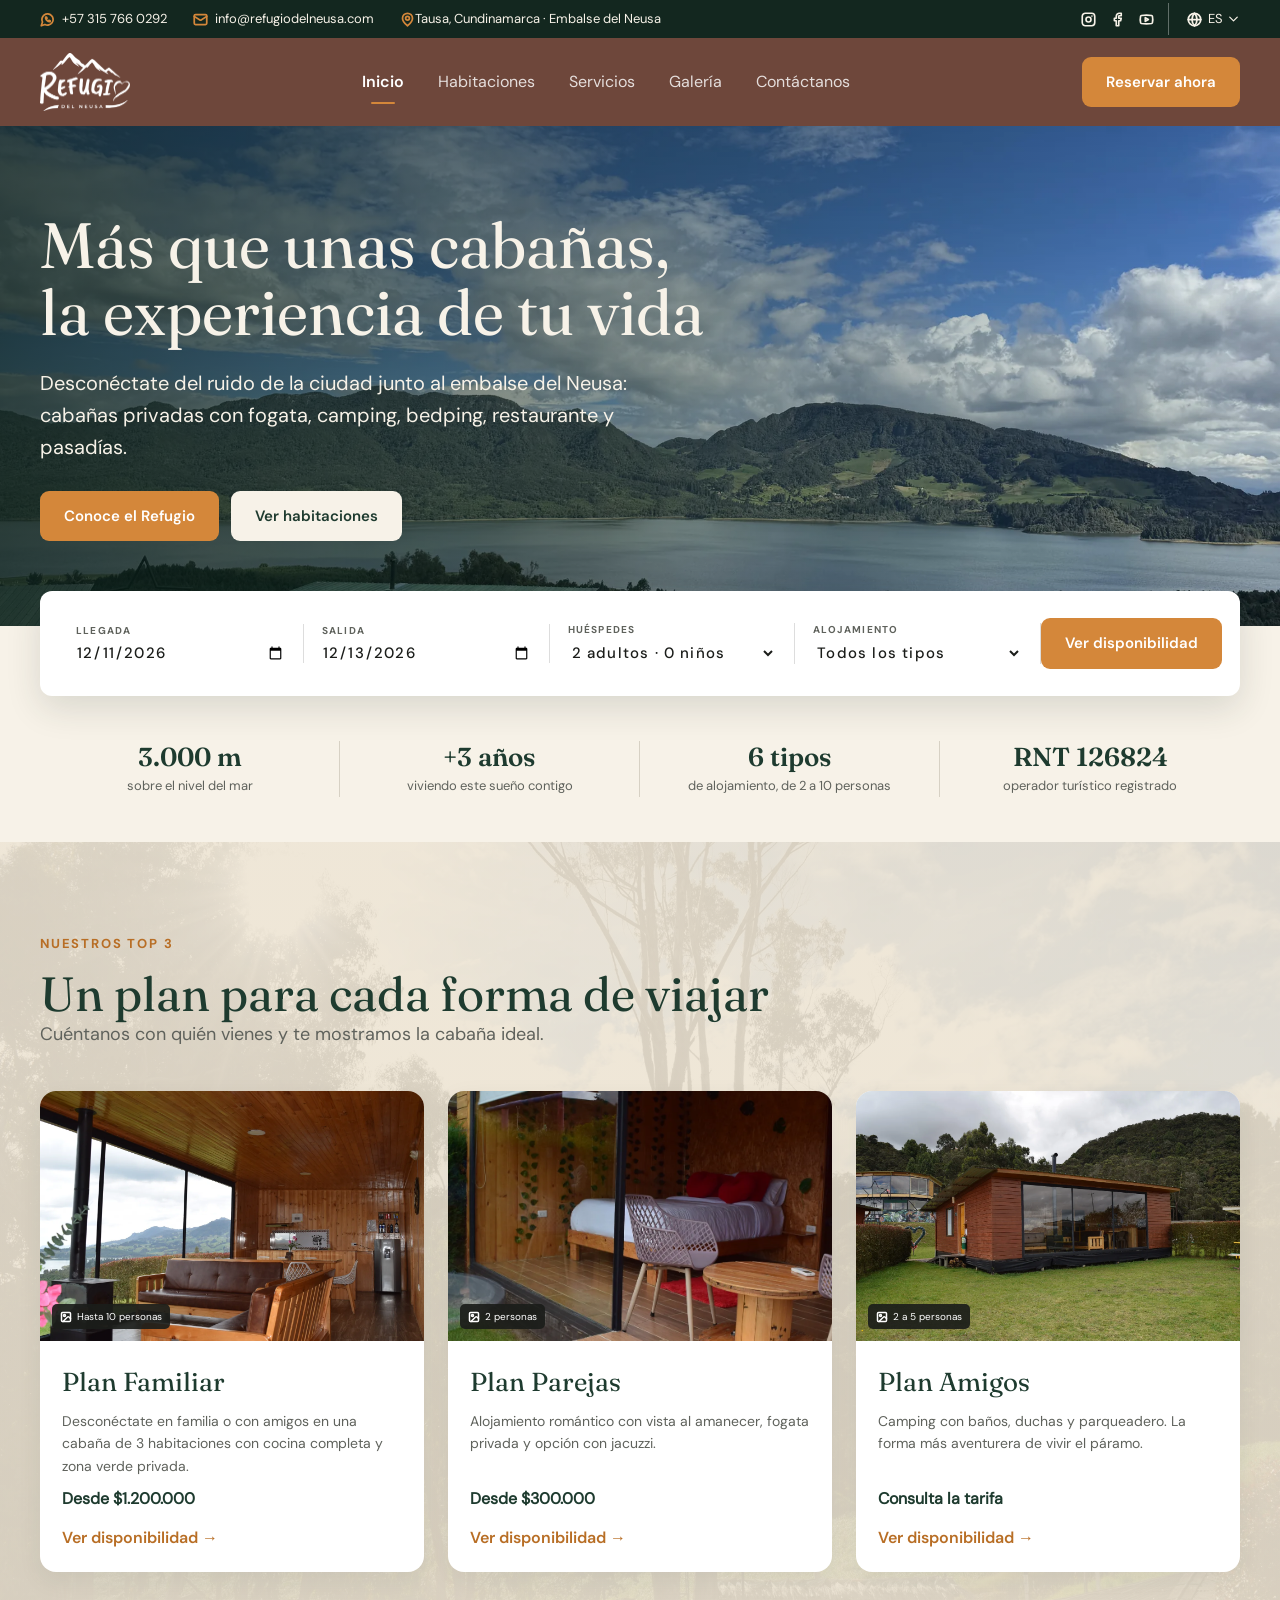
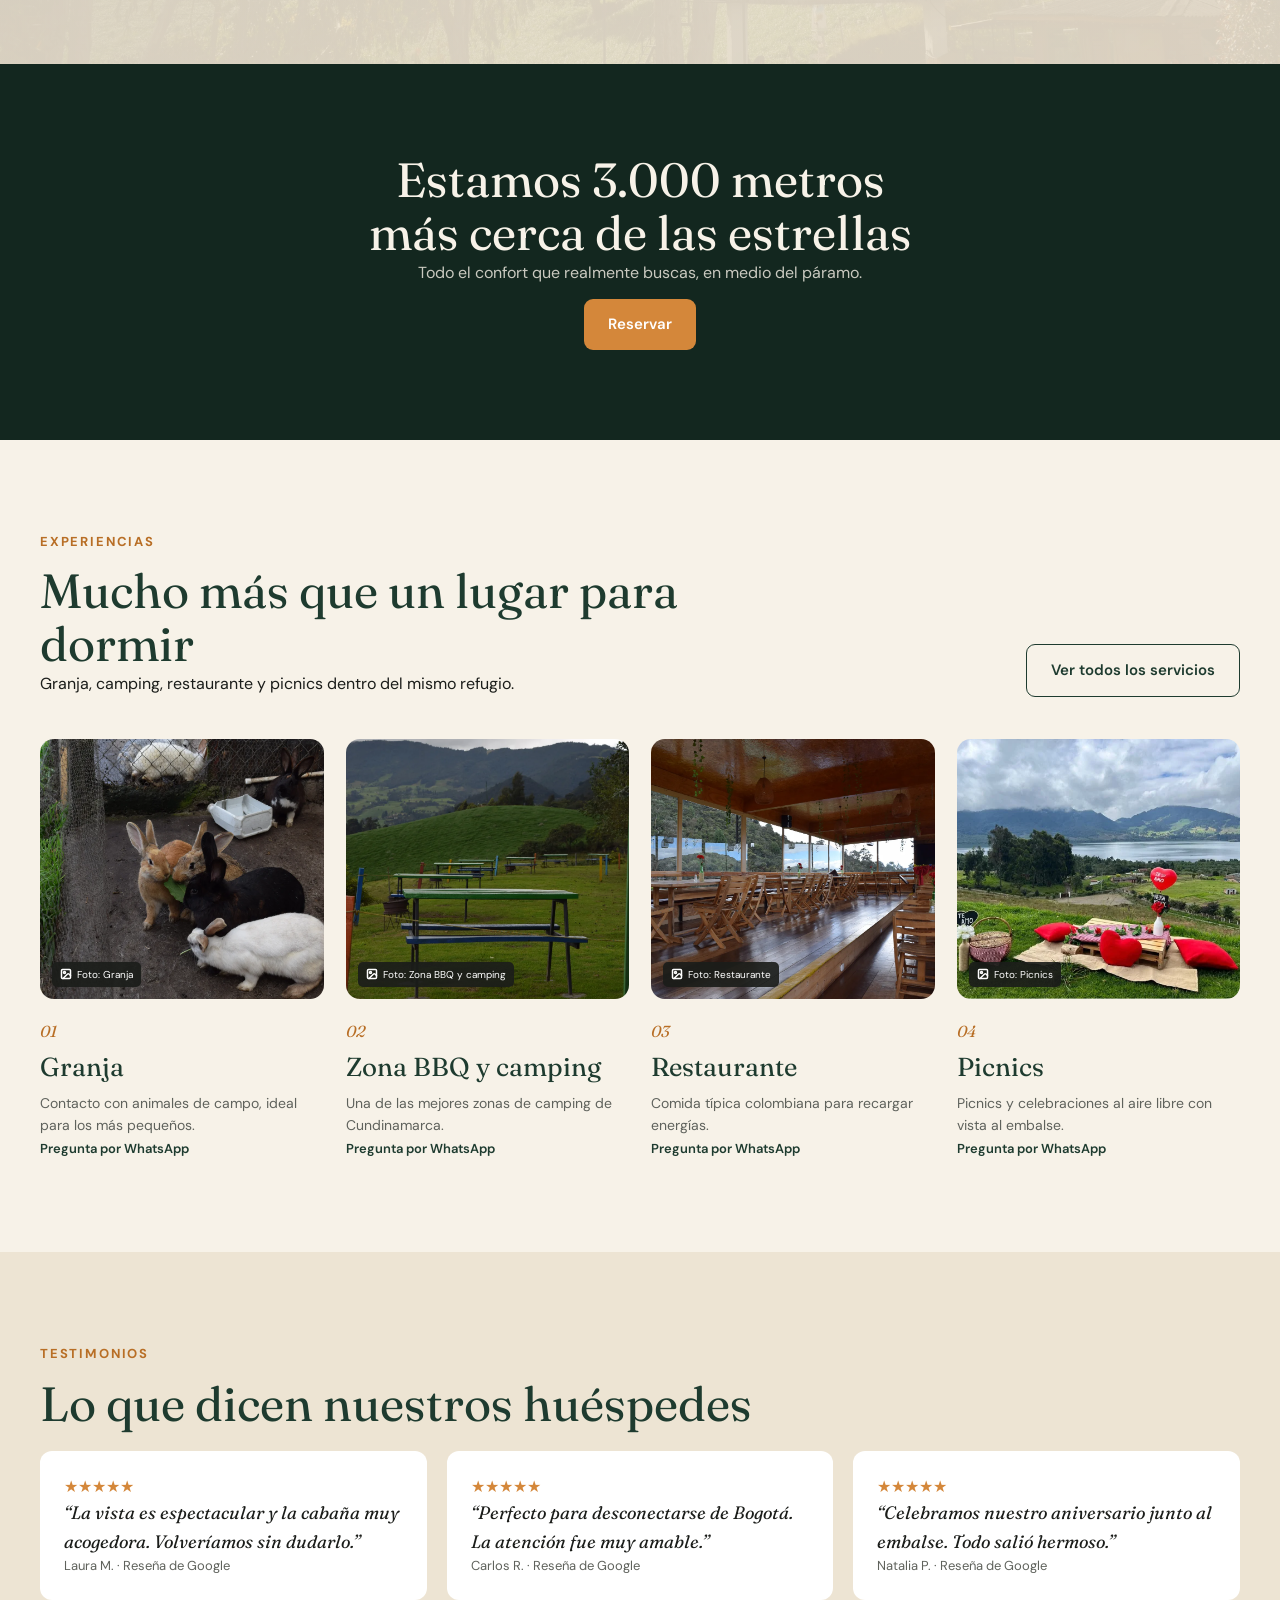
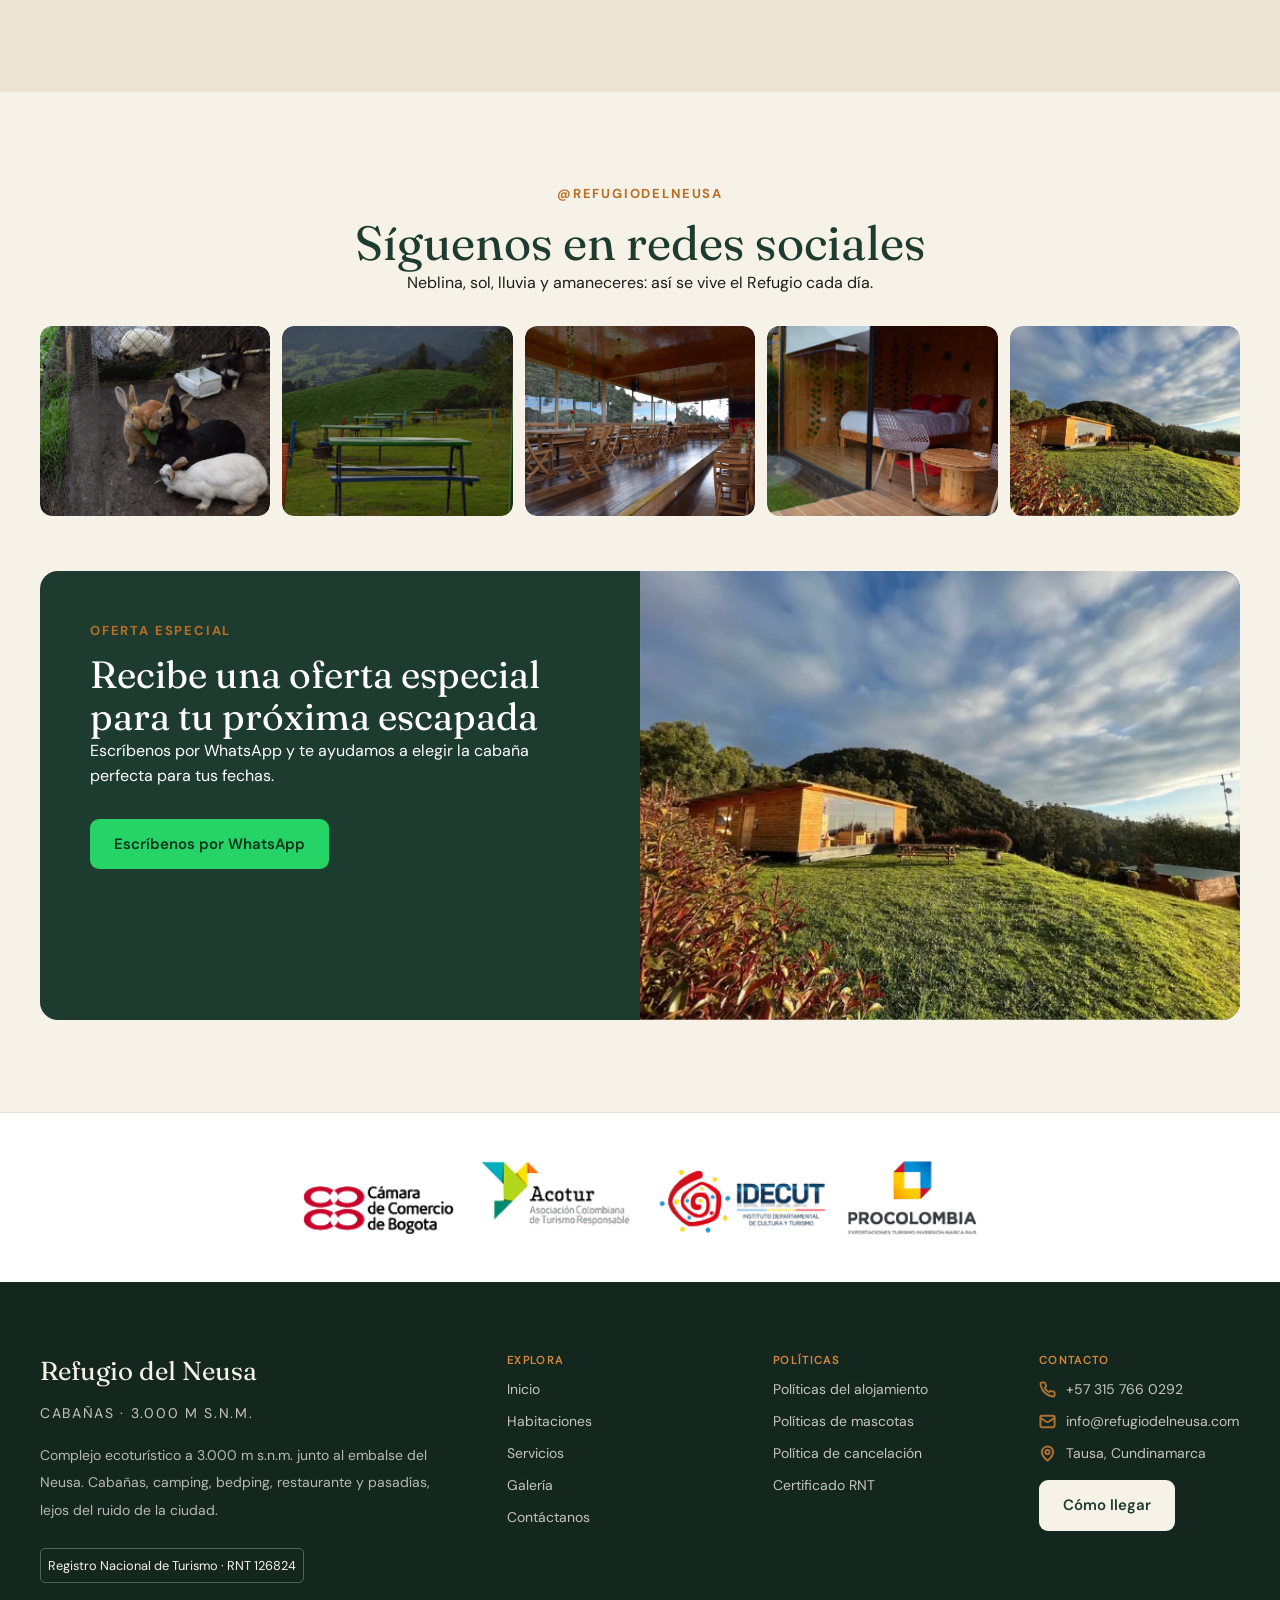
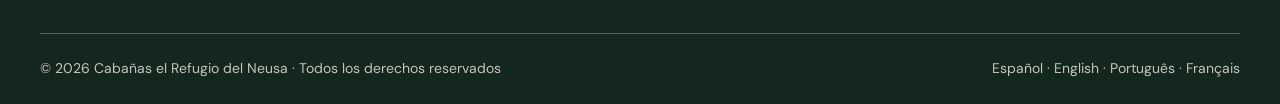
<file: refugio-neusa/index.html>
<!doctype html>
<html lang="es">
  <head>
    <meta charset="UTF-8" />
    <meta name="viewport" content="width=device-width, initial-scale=1" />
    <title>Refugio del Neusa | Cabañas, glamping y camping en el embalse del Neusa</title>
    <meta
      name="description"
      content="Cabañas privadas con fogata, camping, bedping, restaurante y pasadías a 3.000 m s.n.m., junto al embalse del Neusa en Tausa, Cundinamarca."
    />
    <meta property="og:type" content="website" />
    <meta
      property="og:title"
      content="Refugio del Neusa | Cabañas, glamping y camping en el embalse del Neusa"
    />
    <meta
      property="og:description"
      content="Cabañas privadas con fogata, camping, bedping, restaurante y pasadías a 3.000 m s.n.m., junto al embalse del Neusa en Tausa, Cundinamarca."
    />
    <link rel="icon" type="image/png" sizes="32x32" href="favicon-32.png" />
    <link rel="icon" type="image/png" sizes="192x192" href="favicon.png" />
    <link rel="apple-touch-icon" href="favicon.png" />
    <link rel="stylesheet" href="css/styles.css" />
    <script src="js/traducciones.js" defer></script>
    <script src="js/main.js" defer></script>
  </head>
  <body>
    <a class="skip-link" href="#contenido">Saltar al contenido</a>
    <header class="site-header">
      <div class="topbar">
        <div class="shell topbar__inner">
          <div class="topbar__contact">
            <a href="https://wa.me/573157660292" target="_blank" rel="noopener"
              ><img class="icon" src="assets/icons/whatsapp-naranja.svg" alt="" aria-hidden="true" />+57 315
              766 0292</a
            >
            <a href="mailto:info@refugiodelneusa.com"
              ><img
                class="icon"
                src="assets/icons/correo-naranja.svg"
                alt=""
                aria-hidden="true"
              />info@refugiodelneusa.com</a
            >
            <span
              ><img class="icon" src="assets/icons/ubicacion-naranja.svg" alt="" aria-hidden="true" />Tausa,
              Cundinamarca · Embalse del Neusa</span
            >
          </div>
          <div class="topbar__social">
            <a
              aria-label="Instagram"
              href="https://www.instagram.com/refugiodelneusa"
              target="_blank"
              rel="noopener"
              ><img class="icon" src="assets/icons/instagram.svg" alt="" aria-hidden="true"
            /></a>
            <a
              aria-label="Facebook"
              href="https://www.facebook.com/RefugiodelNeusa/?locale=es_LA"
              target="_blank"
              rel="noopener"
              ><img class="icon" src="assets/icons/facebook.svg" alt="" aria-hidden="true"
            /></a>
            <a
              aria-label="YouTube"
              href="https://www.youtube.com/@refugiodelneusa"
              target="_blank"
              rel="noopener"
              ><img class="icon" src="assets/icons/youtube.svg" alt="" aria-hidden="true"
            /></a>
            <div class="language" id="lang-switch">
              <button
                class="language__btn"
                type="button"
                aria-haspopup="true"
                aria-expanded="false"
                aria-controls="lang-menu"
                aria-label="Cambiar idioma"
              >
                <img class="icon" src="assets/icons/idioma.svg" alt="" aria-hidden="true" /><span
                  class="language__code"
                  data-i18n-skip
                  >ES</span
                ><svg class="language__chevron" viewBox="0 0 12 8" aria-hidden="true">
                  <path
                    d="M1 1.5 6 6.5 11 1.5"
                    fill="none"
                    stroke="currentColor"
                    stroke-width="1.6"
                    stroke-linecap="round"
                    stroke-linejoin="round"
                  />
                </svg>
              </button>
              <ul class="language__menu" id="lang-menu" hidden>
                <li><button type="button" data-lang="es" lang="es" data-i18n-skip>Español</button></li>
                <li><button type="button" data-lang="en" lang="en" data-i18n-skip>English</button></li>
                <li><button type="button" data-lang="pt" lang="pt" data-i18n-skip>Português</button></li>
                <li><button type="button" data-lang="fr" lang="fr" data-i18n-skip>Français</button></li>
              </ul>
            </div>
          </div>
        </div>
      </div>
      <div class="navwrap">
        <div class="shell navbar">
          <a class="logo" href="index.html" aria-label="Ir al inicio"
            ><img src="assets/img/logo.png" alt="Refugio del Neusa" width="360" height="233"
          /></a>
          <button class="hamburger" type="button" aria-expanded="false" aria-controls="main-navigation">
            <span></span><span></span><span></span>
            <b class="sr-only">Menú</b>
          </button>
          <nav id="main-navigation" class="navlinks" aria-label="Navegación principal">
            <a href="index.html" class="active" aria-current="page">Inicio</a>
            <a href="habitaciones.html">Habitaciones</a>
            <a href="servicios.html">Servicios</a>
            <a href="galeria.html">Galería</a>
            <a href="contactanos.html">Contáctanos</a>
            <div class="navlinks__lang" role="group" aria-label="Idioma">
              <button type="button" data-lang="es" lang="es" aria-label="Español">ES</button>
              <button type="button" data-lang="en" lang="en" aria-label="English">EN</button>
              <button type="button" data-lang="pt" lang="pt" aria-label="Português">PT</button>
              <button type="button" data-lang="fr" lang="fr" aria-label="Français">FR</button>
            </div>
          </nav>
          <a class="button button--primary" href="https://wa.me/573157660292" target="_blank" rel="noopener"
            >Reservar ahora</a
          >
        </div>
      </div>
    </header>
    <main id="contenido">
      <section class="home-hero">
        <div class="shell home-hero__copy">
          <h1>Más que unas cabañas,<br />la experiencia de tu vida</h1>
          <p>
            Desconéctate del ruido de la ciudad junto al embalse del Neusa: cabañas privadas con fogata,
            camping, bedping, restaurante y pasadías.
          </p>
          <div>
            <a class="button button--primary" href="servicios.html">Conoce el Refugio</a>
            <a class="button button--light" href="habitaciones.html">Ver habitaciones</a>
          </div>
        </div>
      </section>
      <form class="booking-bar shell" id="booking-bar" novalidate>
        <label>LLEGADA<input type="date" name="arrival" value="2026-11-20" /></label>
        <label>SALIDA<input type="date" name="departure" value="2026-11-22" /></label>
        <label
          >HUÉSPEDES
          <select name="guests">
            <option value="2" selected>2 adultos · 0 niños</option>
            <option value="4">4 huéspedes</option>
            <option value="6">6 huéspedes</option>
          </select>
        </label>
        <label
          >ALOJAMIENTO
          <select name="type">
            <option value="Todos los tipos">Todos los tipos</option>
            <option value="Cabañas">Cabañas</option>
            <option value="Glamping">Glamping</option>
          </select>
        </label>
        <button class="button button--primary" type="submit">Ver disponibilidad</button>
      </form>
      <section class="stats shell">
        <div><strong>3.000 m</strong><span>sobre el nivel del mar</span></div>
        <div><strong>+3 años</strong><span>viviendo este sueño contigo</span></div>
        <div><strong>6 tipos</strong><span>de alojamiento, de 2 a 10 personas</span></div>
        <div><strong>RNT 126824</strong><span>operador turístico registrado</span></div>
      </section>
      <section class="section plans">
        <div class="shell">
          <div class="eyebrow">NUESTROS TOP 3</div>
          <h2>Un plan para cada forma de viajar</h2>
          <p class="lead">Cuéntanos con quién vienes y te mostramos la cabaña ideal.</p>
          <div class="plan-grid">
            <article class="plan-card">
              <figure class="photo">
                <img
                  src="assets/img/plan-familiar.webp"
                  alt="Plan Familiar"
                  width="1400"
                  height="933"
                  loading="lazy"
                  decoding="async"
                />
                <figcaption>
                  <img class="icon" src="assets/icons/foto.svg" alt="" aria-hidden="true" />Hasta 10 personas
                </figcaption>
              </figure>
              <div>
                <h3>Plan Familiar</h3>
                <p>
                  Desconéctate en familia o con amigos en una cabaña de 3 habitaciones con cocina completa y
                  zona verde privada.
                </p>
                <strong>Desde $1.200.000</strong>
                <button type="button" data-reserve data-room="Plan Familiar">Ver disponibilidad →</button>
              </div>
            </article>
            <article class="plan-card">
              <figure class="photo">
                <img
                  src="assets/img/jacuzzi-pareja.webp"
                  alt="Plan Parejas"
                  width="933"
                  height="1400"
                  loading="lazy"
                  decoding="async"
                />
                <figcaption>
                  <img class="icon" src="assets/icons/foto.svg" alt="" aria-hidden="true" />2 personas
                </figcaption>
              </figure>
              <div>
                <h3>Plan Parejas</h3>
                <p>Alojamiento romántico con vista al amanecer, fogata privada y opción con jacuzzi.</p>
                <strong>Desde $300.000</strong>
                <button type="button" data-reserve data-room="Plan Parejas">Ver disponibilidad →</button>
              </div>
            </article>
            <article class="plan-card">
              <figure class="photo">
                <img
                  src="assets/img/plan-amigos.webp"
                  alt="Plan Amigos"
                  width="1400"
                  height="933"
                  loading="lazy"
                  decoding="async"
                />
                <figcaption>
                  <img class="icon" src="assets/icons/foto.svg" alt="" aria-hidden="true" />2 a 5 personas
                </figcaption>
              </figure>
              <div>
                <h3>Plan Amigos</h3>
                <p>Camping con baños, duchas y parqueadero. La forma más aventurera de vivir el páramo.</p>
                <strong>Consulta la tarifa</strong>
                <button type="button" data-reserve data-room="Plan Amigos">Ver disponibilidad →</button>
              </div>
            </article>
          </div>
        </div>
      </section>
      <section class="statement">
        <h2>Estamos 3.000 metros<br />más cerca de las estrellas</h2>
        <p>Todo el confort que realmente buscas, en medio del páramo.</p>
        <button class="button button--primary" type="button" data-reserve>Reservar</button>
      </section>
      <section class="section experiences">
        <div class="shell">
          <div class="section-heading">
            <div>
              <div class="eyebrow">EXPERIENCIAS</div>
              <h2>Mucho más que un lugar para dormir</h2>
              <p>Granja, camping, restaurante y picnics dentro del mismo refugio.</p>
            </div>
            <a class="button button--outline" href="servicios.html">Ver todos los servicios</a>
          </div>
          <div class="experience-grid">
            <article>
              <figure class="photo">
                <img
                  src="assets/img/granja.webp"
                  alt="Granja"
                  width="1400"
                  height="933"
                  loading="lazy"
                  decoding="async"
                />
                <figcaption>
                  <img class="icon" src="assets/icons/foto.svg" alt="" aria-hidden="true" />Foto: Granja
                </figcaption>
              </figure>
              <i>01</i>
              <h3>Granja</h3>
              <p>Contacto con animales de campo, ideal para los más pequeños.</p>
              <a href="https://wa.me/573157660292" target="_blank" rel="noopener">Pregunta por WhatsApp</a>
            </article>
            <article>
              <figure class="photo">
                <img
                  src="assets/img/camping-bbq.webp"
                  alt="Zona BBQ y camping"
                  width="933"
                  height="1400"
                  loading="lazy"
                  decoding="async"
                />
                <figcaption>
                  <img class="icon" src="assets/icons/foto.svg" alt="" aria-hidden="true" />Foto: Zona BBQ y
                  camping
                </figcaption>
              </figure>
              <i>02</i>
              <h3>Zona BBQ y camping</h3>
              <p>Una de las mejores zonas de camping de Cundinamarca.</p>
              <a href="https://wa.me/573157660292" target="_blank" rel="noopener">Pregunta por WhatsApp</a>
            </article>
            <article>
              <figure class="photo">
                <img
                  src="assets/img/restaurante.webp"
                  alt="Restaurante"
                  width="1400"
                  height="933"
                  loading="lazy"
                  decoding="async"
                />
                <figcaption>
                  <img class="icon" src="assets/icons/foto.svg" alt="" aria-hidden="true" />Foto: Restaurante
                </figcaption>
              </figure>
              <i>03</i>
              <h3>Restaurante</h3>
              <p>Comida típica colombiana para recargar energías.</p>
              <a href="https://wa.me/573157660292" target="_blank" rel="noopener">Pregunta por WhatsApp</a>
            </article>
            <article>
              <figure class="photo">
                <img
                  src="assets/img/servicio-picnics.webp"
                  alt="Picnics"
                  width="635"
                  height="477"
                  loading="lazy"
                  decoding="async"
                />
                <figcaption>
                  <img class="icon" src="assets/icons/foto.svg" alt="" aria-hidden="true" />Foto: Picnics
                </figcaption>
              </figure>
              <i>04</i>
              <h3>Picnics</h3>
              <p>Picnics y celebraciones al aire libre con vista al embalse.</p>
              <a href="https://wa.me/573157660292" target="_blank" rel="noopener">Pregunta por WhatsApp</a>
            </article>
          </div>
        </div>
      </section>
      <section class="section testimonials">
        <div class="shell">
          <div class="eyebrow">TESTIMONIOS</div>
          <h2>Lo que dicen nuestros huéspedes</h2>
          <div class="testimonial-grid">
            <blockquote>
              <span role="img" aria-label="5 de 5 estrellas">★★★★★</span>
              <p>“La vista es espectacular y la cabaña muy acogedora. Volveríamos sin dudarlo.”</p>
              <footer>Laura M. · Reseña de Google</footer>
            </blockquote>
            <blockquote>
              <span role="img" aria-label="5 de 5 estrellas">★★★★★</span>
              <p>“Perfecto para desconectarse de Bogotá. La atención fue muy amable.”</p>
              <footer>Carlos R. · Reseña de Google</footer>
            </blockquote>
            <blockquote>
              <span role="img" aria-label="5 de 5 estrellas">★★★★★</span>
              <p>“Celebramos nuestro aniversario junto al embalse. Todo salió hermoso.”</p>
              <footer>Natalia P. · Reseña de Google</footer>
            </blockquote>
          </div>
        </div>
      </section>
      <section class="section social-home">
        <div class="shell">
          <div class="eyebrow">@REFUGIODELNEUSA</div>
          <h2>Síguenos en redes sociales</h2>
          <p>Neblina, sol, lluvia y amaneceres: así se vive el Refugio cada día.</p>
          <div class="social-strip">
            <a
              href="https://www.instagram.com/refugiodelneusa"
              target="_blank"
              rel="noopener"
              title="Ver en Instagram"
              ><figure class="photo">
                <img
                  src="assets/img/granja.webp"
                  alt="Vida en el Refugio 1"
                  width="1400"
                  height="933"
                  loading="lazy"
                  decoding="async"
                /></figure
            ></a>
            <a
              href="https://www.instagram.com/refugiodelneusa"
              target="_blank"
              rel="noopener"
              title="Ver en Instagram"
              ><figure class="photo">
                <img
                  src="assets/img/camping-bbq.webp"
                  alt="Vida en el Refugio 2"
                  width="933"
                  height="1400"
                  loading="lazy"
                  decoding="async"
                /></figure
            ></a>
            <a
              href="https://www.instagram.com/refugiodelneusa"
              target="_blank"
              rel="noopener"
              title="Ver en Instagram"
              ><figure class="photo">
                <img
                  src="assets/img/restaurante.webp"
                  alt="Vida en el Refugio 3"
                  width="1400"
                  height="933"
                  loading="lazy"
                  decoding="async"
                /></figure
            ></a>
            <a
              href="https://www.instagram.com/refugiodelneusa"
              target="_blank"
              rel="noopener"
              title="Ver en Instagram"
              ><figure class="photo">
                <img
                  src="assets/img/jacuzzi-pareja.webp"
                  alt="Vida en el Refugio 4"
                  width="933"
                  height="1400"
                  loading="lazy"
                  decoding="async"
                /></figure
            ></a>
            <a
              href="https://www.instagram.com/refugiodelneusa"
              target="_blank"
              rel="noopener"
              title="Ver en Instagram"
              ><figure class="photo">
                <img
                  src="assets/img/cabana-noche.webp"
                  alt="Vida en el Refugio 5"
                  width="635"
                  height="476"
                  loading="lazy"
                  decoding="async"
                /></figure
            ></a>
          </div>
          <div class="offer">
            <div>
              <div class="eyebrow">OFERTA ESPECIAL</div>
              <h2>Recibe una oferta especial para tu próxima escapada</h2>
              <p>Escríbenos por WhatsApp y te ayudamos a elegir la cabaña perfecta para tus fechas.</p>
              <a
                class="button button--whatsapp"
                href="https://wa.me/573157660292"
                target="_blank"
                rel="noopener"
                >Escríbenos por WhatsApp</a
              >
            </div>
            <img
              src="assets/img/cabana-noche.webp"
              alt="Cabaña iluminada en el Refugio del Neusa"
              width="635"
              height="476"
              loading="lazy"
              decoding="async"
            />
          </div>
        </div>
      </section>
    </main>

    <section class="allies" aria-label="Aliados y respaldo">
      <div class="shell">
        <img
          src="assets/img/aliados.webp"
          alt="Cámara de Comercio de Bogotá, IDECUT, ProColombia y ACOTUR"
          width="648"
          height="93"
          loading="lazy"
          decoding="async"
        />
      </div>
    </section>

    <footer class="footer">
      <div class="shell footer__grid">
        <div class="footer__brand">
          <h3>Refugio del Neusa</h3>
          <span>CABAÑAS · 3.000 M S.N.M.</span>
          <p>
            Complejo ecoturístico a 3.000 m s.n.m. junto al embalse del Neusa. Cabañas, camping, bedping,
            restaurante y pasadías, lejos del ruido de la ciudad.
          </p>
          <small>Registro Nacional de Turismo · RNT 126824</small>
        </div>
        <div>
          <b>EXPLORA</b>
          <a href="index.html">Inicio</a>
          <a href="habitaciones.html">Habitaciones</a>
          <a href="servicios.html">Servicios</a>
          <a href="galeria.html">Galería</a>
          <a href="contactanos.html">Contáctanos</a>
        </div>
        <div>
          <b>POLÍTICAS</b>
          <button type="button" data-policy="Políticas del alojamiento">Políticas del alojamiento</button>
          <button type="button" data-policy="Políticas de mascotas">Políticas de mascotas</button>
          <button type="button" data-policy="Política de cancelación">Política de cancelación</button>
          <button type="button" data-policy="Certificado RNT">Certificado RNT</button>
        </div>
        <div class="footer__contact">
          <b>CONTACTO</b>
          <a href="tel:+573157660292"
            ><img
              class="icon icon--tel"
              src="assets/icons/telefono-naranja.svg"
              alt=""
              aria-hidden="true"
            />+57 315 766 0292</a
          >
          <a href="mailto:info@refugiodelneusa.com"
            ><img
              class="icon"
              src="assets/icons/correo-naranja.svg"
              alt=""
              aria-hidden="true"
            />info@refugiodelneusa.com</a
          >
          <span
            ><img class="icon" src="assets/icons/ubicacion-naranja.svg" alt="" aria-hidden="true" />Tausa,
            Cundinamarca</span
          >
          <a class="button button--light" href="contactanos.html#como-llegar">Cómo llegar</a>
        </div>
      </div>
      <div class="shell footer__bottom">
        <span>© 2026 Cabañas el Refugio del Neusa · Todos los derechos reservados</span>
        <span>Español · English · Português · Français</span>
      </div>
    </footer>

    <div
      class="modal"
      id="reserve-modal"
      role="dialog"
      aria-modal="true"
      aria-labelledby="reserve-title"
      hidden
    >
      <div>
        <button class="modal__close" type="button" aria-label="Cerrar" data-close>×</button>
        <div class="eyebrow">RESERVA DIRECTA</div>
        <h2 id="reserve-title" data-i18n-skip>Planea tu escapada</h2>
        <p class="modal__summary" id="reserve-summary" hidden data-i18n-skip></p>
        <p>Confirma disponibilidad y tarifa con nuestro equipo por WhatsApp.</p>
        <a
          class="button button--whatsapp"
          id="reserve-whatsapp"
          href="https://wa.me/573157660292"
          target="_blank"
          rel="noopener"
          >Continuar por WhatsApp</a
        >
        <button class="button button--outline" type="button" data-close>Seguir explorando</button>
      </div>
    </div>

    <div
      class="modal"
      id="policy-modal"
      role="dialog"
      aria-modal="true"
      aria-labelledby="policy-title"
      hidden
    >
      <div>
        <button class="modal__close" type="button" aria-label="Cerrar" data-close>×</button>
        <div class="eyebrow">POLÍTICAS</div>
        <h2 id="policy-title" data-i18n-skip>Políticas</h2>
        <p>Solicita el documento vigente a info@refugiodelneusa.com o por WhatsApp y te lo enviamos.</p>
        <a
          class="button button--primary"
          id="policy-mail"
          href="mailto:info@refugiodelneusa.com"
          target="_blank"
          rel="noopener"
          >Solicitar por correo</a
        >
        <button class="button button--outline" type="button" data-close>Cerrar</button>
      </div>
    </div>
  </body>
</html>
</file>
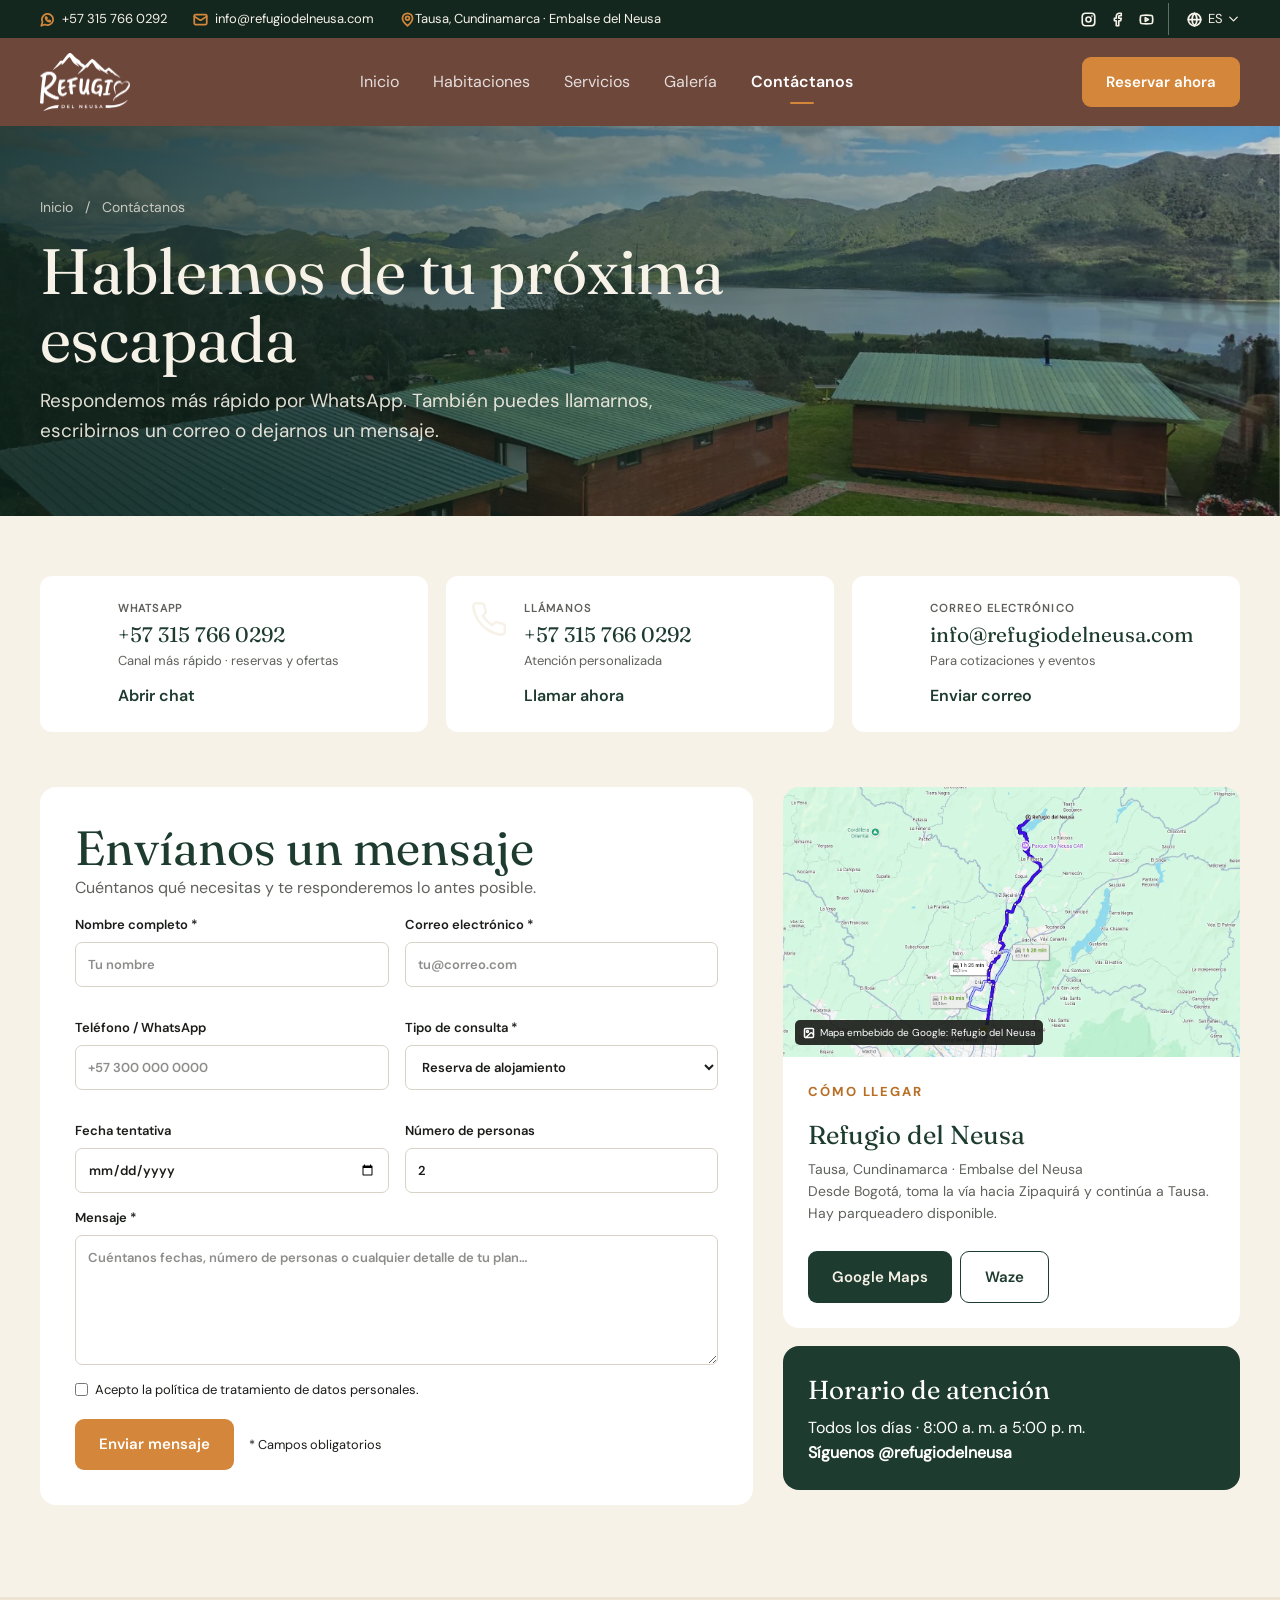
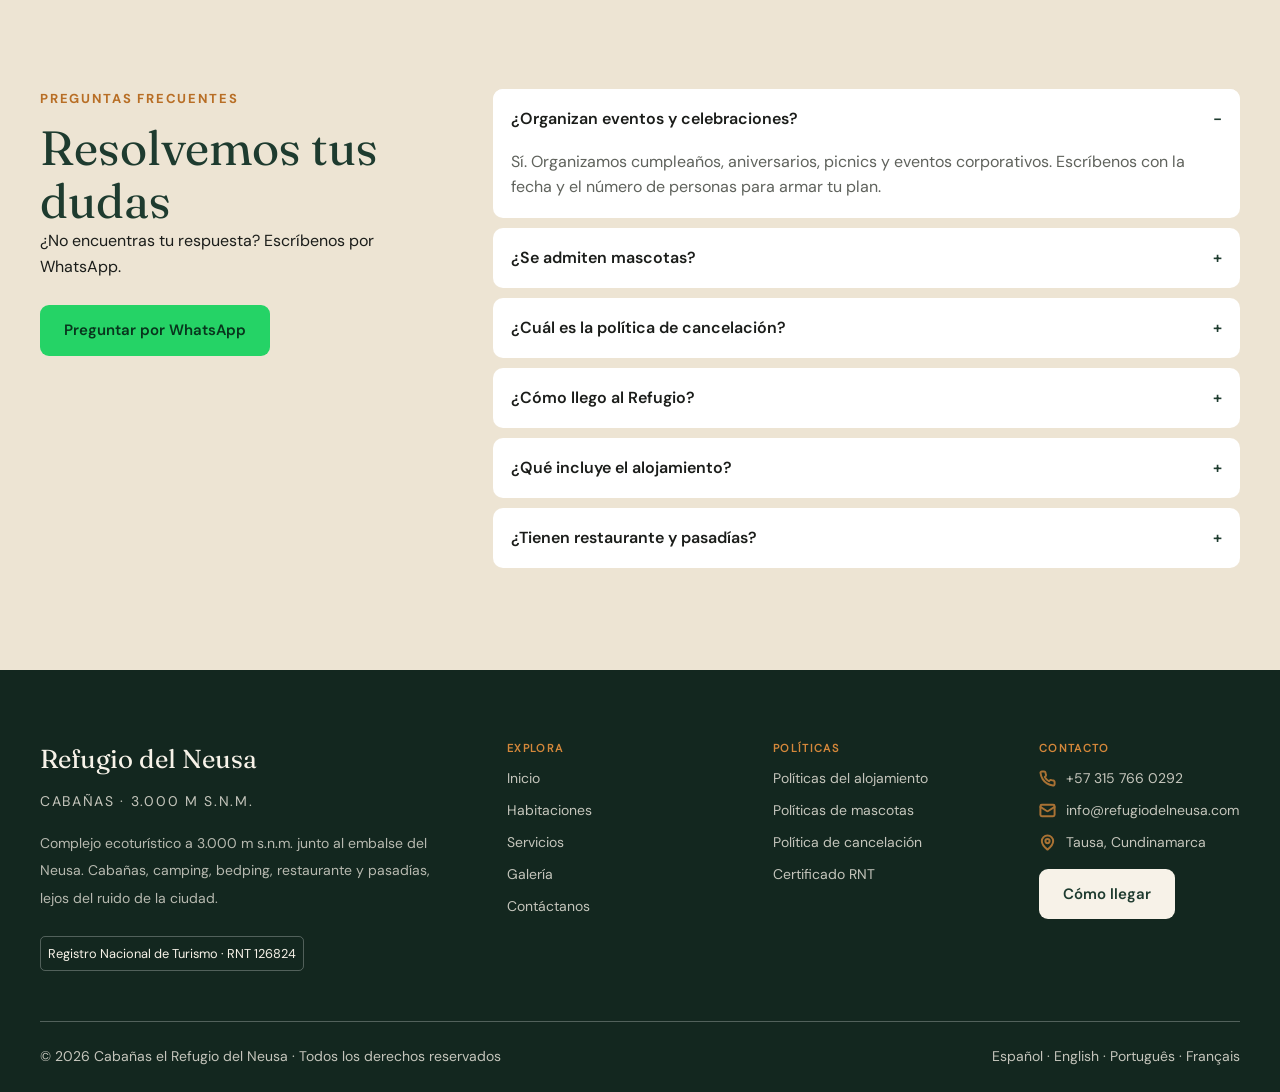
<file: refugio-neusa/contactanos.html>
<!doctype html>
<html lang="es">
  <head>
    <meta charset="UTF-8" />
    <meta name="viewport" content="width=device-width, initial-scale=1" />
    <title>Contáctanos | Refugio del Neusa</title>
    <meta
      name="description"
      content="Escríbenos por WhatsApp, llámanos o déjanos un mensaje para reservar. Tausa, Cundinamarca · Embalse del Neusa."
    />
    <meta property="og:type" content="website" />
    <meta property="og:title" content="Contáctanos | Refugio del Neusa" />
    <meta
      property="og:description"
      content="Escríbenos por WhatsApp, llámanos o déjanos un mensaje para reservar. Tausa, Cundinamarca · Embalse del Neusa."
    />
    <link rel="icon" type="image/png" sizes="32x32" href="favicon-32.png" />
    <link rel="icon" type="image/png" sizes="192x192" href="favicon.png" />
    <link rel="apple-touch-icon" href="favicon.png" />
    <link rel="stylesheet" href="css/styles.css" />
    <script src="js/traducciones.js" defer></script>
    <script src="js/main.js" defer></script>
  </head>
  <body>
    <a class="skip-link" href="#contenido">Saltar al contenido</a>
    <header class="site-header">
      <div class="topbar">
        <div class="shell topbar__inner">
          <div class="topbar__contact">
            <a href="https://wa.me/573157660292" target="_blank" rel="noopener"
              ><img class="icon" src="assets/icons/whatsapp-naranja.svg" alt="" aria-hidden="true" />+57 315
              766 0292</a
            >
            <a href="mailto:info@refugiodelneusa.com"
              ><img
                class="icon"
                src="assets/icons/correo-naranja.svg"
                alt=""
                aria-hidden="true"
              />info@refugiodelneusa.com</a
            >
            <span
              ><img class="icon" src="assets/icons/ubicacion-naranja.svg" alt="" aria-hidden="true" />Tausa,
              Cundinamarca · Embalse del Neusa</span
            >
          </div>
          <div class="topbar__social">
            <a
              aria-label="Instagram"
              href="https://www.instagram.com/refugiodelneusa"
              target="_blank"
              rel="noopener"
              ><img class="icon" src="assets/icons/instagram.svg" alt="" aria-hidden="true"
            /></a>
            <a
              aria-label="Facebook"
              href="https://www.facebook.com/RefugiodelNeusa/?locale=es_LA"
              target="_blank"
              rel="noopener"
              ><img class="icon" src="assets/icons/facebook.svg" alt="" aria-hidden="true"
            /></a>
            <a
              aria-label="YouTube"
              href="https://www.youtube.com/@refugiodelneusa"
              target="_blank"
              rel="noopener"
              ><img class="icon" src="assets/icons/youtube.svg" alt="" aria-hidden="true"
            /></a>
            <div class="language" id="lang-switch">
              <button
                class="language__btn"
                type="button"
                aria-haspopup="true"
                aria-expanded="false"
                aria-controls="lang-menu"
                aria-label="Cambiar idioma"
              >
                <img class="icon" src="assets/icons/idioma.svg" alt="" aria-hidden="true" /><span
                  class="language__code"
                  data-i18n-skip
                  >ES</span
                ><svg class="language__chevron" viewBox="0 0 12 8" aria-hidden="true">
                  <path
                    d="M1 1.5 6 6.5 11 1.5"
                    fill="none"
                    stroke="currentColor"
                    stroke-width="1.6"
                    stroke-linecap="round"
                    stroke-linejoin="round"
                  />
                </svg>
              </button>
              <ul class="language__menu" id="lang-menu" hidden>
                <li><button type="button" data-lang="es" lang="es" data-i18n-skip>Español</button></li>
                <li><button type="button" data-lang="en" lang="en" data-i18n-skip>English</button></li>
                <li><button type="button" data-lang="pt" lang="pt" data-i18n-skip>Português</button></li>
                <li><button type="button" data-lang="fr" lang="fr" data-i18n-skip>Français</button></li>
              </ul>
            </div>
          </div>
        </div>
      </div>
      <div class="navwrap">
        <div class="shell navbar">
          <a class="logo" href="index.html" aria-label="Ir al inicio"
            ><img src="assets/img/logo.png" alt="Refugio del Neusa" width="360" height="233"
          /></a>
          <button class="hamburger" type="button" aria-expanded="false" aria-controls="main-navigation">
            <span></span><span></span><span></span>
            <b class="sr-only">Menú</b>
          </button>
          <nav id="main-navigation" class="navlinks" aria-label="Navegación principal">
            <a href="index.html">Inicio</a>
            <a href="habitaciones.html">Habitaciones</a>
            <a href="servicios.html">Servicios</a>
            <a href="galeria.html">Galería</a>
            <a href="contactanos.html" class="active" aria-current="page">Contáctanos</a>
            <div class="navlinks__lang" role="group" aria-label="Idioma">
              <button type="button" data-lang="es" lang="es" aria-label="Español">ES</button>
              <button type="button" data-lang="en" lang="en" aria-label="English">EN</button>
              <button type="button" data-lang="pt" lang="pt" aria-label="Português">PT</button>
              <button type="button" data-lang="fr" lang="fr" aria-label="Français">FR</button>
            </div>
          </nav>
          <a class="button button--primary" href="https://wa.me/573157660292" target="_blank" rel="noopener"
            >Reservar ahora</a
          >
        </div>
      </div>
    </header>
    <main id="contenido">
      <section class="page-hero page-hero--contacto">
        <div class="shell">
          <span><a href="index.html">Inicio</a>&nbsp;&nbsp; / &nbsp;&nbsp;<bdi>Contáctanos</bdi></span>
          <h1>Hablemos de tu próxima escapada</h1>
          <p>
            Respondemos más rápido por WhatsApp. También puedes llamarnos, escribirnos un correo o dejarnos un
            mensaje.
          </p>
        </div>
      </section>
      <section class="section contact-main">
        <div class="shell">
          <div class="contact-cards">
            <article>
              <img class="icon" src="assets/icons/whatsapp-claro.svg" alt="" aria-hidden="true" />
              <div>
                <b>WHATSAPP</b>
                <strong>+57 315 766 0292</strong>
                <span>Canal más rápido · reservas y ofertas</span>
                <a href="https://wa.me/573157660292" target="_blank" rel="noopener">Abrir chat</a>
              </div>
            </article>
            <article>
              <img class="icon" src="assets/icons/telefono-claro.svg" alt="" aria-hidden="true" />
              <div>
                <b>LLÁMANOS</b>
                <strong>+57 315 766 0292</strong>
                <span>Atención personalizada</span>
                <a href="tel:+573157660292">Llamar ahora</a>
              </div>
            </article>
            <article>
              <img class="icon" src="assets/icons/correo-claro.svg" alt="" aria-hidden="true" />
              <div>
                <b>CORREO ELECTRÓNICO</b>
                <strong>info@refugiodelneusa.com</strong>
                <span>Para cotizaciones y eventos</span>
                <a href="mailto:info@refugiodelneusa.com">Enviar correo</a>
              </div>
            </article>
          </div>
          <div class="contact-grid">
            <form id="contact-form" novalidate>
              <h2>Envíanos un mensaje</h2>
              <p>Cuéntanos qué necesitas y te responderemos lo antes posible.</p>
              <div class="form-grid">
                <label
                  >Nombre completo *<input
                    name="name"
                    type="text"
                    placeholder="Tu nombre"
                    autocomplete="name"
                    required
                    aria-describedby="err-name" /><em id="err-name" hidden data-i18n-skip></em
                ></label>
                <label
                  >Correo electrónico *<input
                    name="email"
                    type="email"
                    placeholder="tu@correo.com"
                    autocomplete="email"
                    required
                    aria-describedby="err-email" /><em id="err-email" hidden data-i18n-skip></em
                ></label>
                <label
                  >Teléfono / WhatsApp<input
                    name="phone"
                    type="tel"
                    inputmode="tel"
                    placeholder="+57 300 000 0000"
                    autocomplete="tel"
                    aria-describedby="err-phone" /><em id="err-phone" hidden data-i18n-skip></em
                ></label>
                <label
                  >Tipo de consulta *
                  <select name="type">
                    <option value="Reserva de alojamiento">Reserva de alojamiento</option>
                    <option value="Pasadía">Pasadía</option>
                    <option value="Evento / celebración">Evento / celebración</option>
                    <option value="Empresas">Empresas</option>
                    <option value="Otro">Otro</option>
                  </select>
                </label>
                <label>Fecha tentativa<input name="date" type="date" /></label>
                <label>Número de personas<input name="people" type="number" min="1" value="2" /></label>
              </div>
              <label
                >Mensaje *<textarea
                  name="message"
                  placeholder="Cuéntanos fechas, número de personas o cualquier detalle de tu plan…"
                  required
                  aria-describedby="err-message"
                ></textarea
                ><em id="err-message" hidden data-i18n-skip></em
              ></label>
              <label class="check"
                ><input name="privacy" type="checkbox" aria-describedby="err-privacy" />Acepto la política de
                tratamiento de datos personales.</label
              >
              <em id="err-privacy" hidden data-i18n-skip></em>
              <div class="form-actions">
                <button class="button button--primary" type="submit" data-i18n-skip>Enviar mensaje</button>
                <small>* Campos obligatorios</small>
              </div>
              <div class="success" id="form-success" role="status" hidden data-i18n-skip>
                Gracias. Recibimos tu mensaje y te responderemos muy pronto.
              </div>
            </form>
            <aside id="como-llegar">
              <figure class="photo">
                <img
                  src="assets/img/mapa.webp"
                  alt="Mapa de acceso al Refugio del Neusa"
                  width="1327"
                  height="738"
                  loading="lazy"
                  decoding="async"
                />
                <figcaption>
                  <img class="icon" src="assets/icons/foto.svg" alt="" aria-hidden="true" />Mapa embebido de
                  Google: Refugio del Neusa
                </figcaption>
              </figure>
              <div class="directions">
                <div class="eyebrow">CÓMO LLEGAR</div>
                <h3>Refugio del Neusa</h3>
                <p>Tausa, Cundinamarca · Embalse del Neusa</p>
                <p>
                  Desde Bogotá, toma la vía hacia Zipaquirá y continúa a Tausa. Hay parqueadero disponible.
                </p>
                <div>
                  <a
                    class="button button--dark"
                    href="https://maps.google.com/?q=Refugio+del+Neusa"
                    target="_blank"
                    rel="noopener"
                    >Google Maps</a
                  >
                  <a
                    class="button button--outline"
                    href="https://waze.com/ul?q=Refugio%20del%20Neusa"
                    target="_blank"
                    rel="noopener"
                    >Waze</a
                  >
                </div>
              </div>
              <div class="hours">
                <h3>Horario de atención</h3>
                <p>Todos los días · 8:00 a. m. a 5:00 p. m.</p>
                <b>Síguenos @refugiodelneusa</b>
              </div>
            </aside>
          </div>
        </div>
      </section>
      <section class="section faq">
        <div class="shell">
          <div>
            <div class="eyebrow">PREGUNTAS FRECUENTES</div>
            <h2>Resolvemos tus dudas</h2>
            <p>¿No encuentras tu respuesta? Escríbenos por WhatsApp.</p>
            <a
              class="button button--whatsapp"
              href="https://wa.me/573157660292"
              target="_blank"
              rel="noopener"
              >Preguntar por WhatsApp</a
            >
          </div>
          <div class="accordion">
            <article>
              <button type="button" id="faq-q0" aria-expanded="true" aria-controls="faq-a0">
                ¿Organizan eventos y celebraciones?<span aria-hidden="true">−</span>
              </button>
              <p id="faq-a0">
                Sí. Organizamos cumpleaños, aniversarios, picnics y eventos corporativos. Escríbenos con la
                fecha y el número de personas para armar tu plan.
              </p>
            </article>
            <article>
              <button type="button" id="faq-q1" aria-expanded="false" aria-controls="faq-a1">
                ¿Se admiten mascotas?<span aria-hidden="true">+</span>
              </button>
              <p id="faq-a1" hidden>
                Sí, en alojamientos seleccionados y bajo las condiciones de nuestra política de mascotas.
              </p>
            </article>
            <article>
              <button type="button" id="faq-q2" aria-expanded="false" aria-controls="faq-a2">
                ¿Cuál es la política de cancelación?<span aria-hidden="true">+</span>
              </button>
              <p id="faq-a2" hidden>
                Las condiciones cambian según la fecha y la tarifa. Te las confirmamos antes de realizar el
                pago.
              </p>
            </article>
            <article>
              <button type="button" id="faq-q3" aria-expanded="false" aria-controls="faq-a3">
                ¿Cómo llego al Refugio?<span aria-hidden="true">+</span>
              </button>
              <p id="faq-a3" hidden>
                Estamos en Tausa, Cundinamarca, junto al embalse del Neusa. Puedes llegar en vehículo
                particular y contamos con parqueadero.
              </p>
            </article>
            <article>
              <button type="button" id="faq-q4" aria-expanded="false" aria-controls="faq-a4">
                ¿Qué incluye el alojamiento?<span aria-hidden="true">+</span>
              </button>
              <p id="faq-a4" hidden>
                Todos los alojamientos cuentan con zona verde, mesa tipo picnic, fogata y asador.
              </p>
            </article>
            <article>
              <button type="button" id="faq-q5" aria-expanded="false" aria-controls="faq-a5">
                ¿Tienen restaurante y pasadías?<span aria-hidden="true">+</span>
              </button>
              <p id="faq-a5" hidden>
                Sí. El restaurante y los pasadías están disponibles para huéspedes y visitantes, con reserva
                previa.
              </p>
            </article>
          </div>
        </div>
      </section>
    </main>

    <footer class="footer">
      <div class="shell footer__grid">
        <div class="footer__brand">
          <h3>Refugio del Neusa</h3>
          <span>CABAÑAS · 3.000 M S.N.M.</span>
          <p>
            Complejo ecoturístico a 3.000 m s.n.m. junto al embalse del Neusa. Cabañas, camping, bedping,
            restaurante y pasadías, lejos del ruido de la ciudad.
          </p>
          <small>Registro Nacional de Turismo · RNT 126824</small>
        </div>
        <div>
          <b>EXPLORA</b>
          <a href="index.html">Inicio</a>
          <a href="habitaciones.html">Habitaciones</a>
          <a href="servicios.html">Servicios</a>
          <a href="galeria.html">Galería</a>
          <a href="contactanos.html">Contáctanos</a>
        </div>
        <div>
          <b>POLÍTICAS</b>
          <button type="button" data-policy="Políticas del alojamiento">Políticas del alojamiento</button>
          <button type="button" data-policy="Políticas de mascotas">Políticas de mascotas</button>
          <button type="button" data-policy="Política de cancelación">Política de cancelación</button>
          <button type="button" data-policy="Certificado RNT">Certificado RNT</button>
        </div>
        <div class="footer__contact">
          <b>CONTACTO</b>
          <a href="tel:+573157660292"
            ><img
              class="icon icon--tel"
              src="assets/icons/telefono-naranja.svg"
              alt=""
              aria-hidden="true"
            />+57 315 766 0292</a
          >
          <a href="mailto:info@refugiodelneusa.com"
            ><img
              class="icon"
              src="assets/icons/correo-naranja.svg"
              alt=""
              aria-hidden="true"
            />info@refugiodelneusa.com</a
          >
          <span
            ><img class="icon" src="assets/icons/ubicacion-naranja.svg" alt="" aria-hidden="true" />Tausa,
            Cundinamarca</span
          >
          <a class="button button--light" href="contactanos.html#como-llegar">Cómo llegar</a>
        </div>
      </div>
      <div class="shell footer__bottom">
        <span>© 2026 Cabañas el Refugio del Neusa · Todos los derechos reservados</span>
        <span>Español · English · Português · Français</span>
      </div>
    </footer>

    <div
      class="modal"
      id="reserve-modal"
      role="dialog"
      aria-modal="true"
      aria-labelledby="reserve-title"
      hidden
    >
      <div>
        <button class="modal__close" type="button" aria-label="Cerrar" data-close>×</button>
        <div class="eyebrow">RESERVA DIRECTA</div>
        <h2 id="reserve-title" data-i18n-skip>Planea tu escapada</h2>
        <p class="modal__summary" id="reserve-summary" hidden data-i18n-skip></p>
        <p>Confirma disponibilidad y tarifa con nuestro equipo por WhatsApp.</p>
        <a
          class="button button--whatsapp"
          id="reserve-whatsapp"
          href="https://wa.me/573157660292"
          target="_blank"
          rel="noopener"
          >Continuar por WhatsApp</a
        >
        <button class="button button--outline" type="button" data-close>Seguir explorando</button>
      </div>
    </div>

    <div
      class="modal"
      id="policy-modal"
      role="dialog"
      aria-modal="true"
      aria-labelledby="policy-title"
      hidden
    >
      <div>
        <button class="modal__close" type="button" aria-label="Cerrar" data-close>×</button>
        <div class="eyebrow">POLÍTICAS</div>
        <h2 id="policy-title" data-i18n-skip>Políticas</h2>
        <p>Solicita el documento vigente a info@refugiodelneusa.com o por WhatsApp y te lo enviamos.</p>
        <a
          class="button button--primary"
          id="policy-mail"
          href="mailto:info@refugiodelneusa.com"
          target="_blank"
          rel="noopener"
          >Solicitar por correo</a
        >
        <button class="button button--outline" type="button" data-close>Cerrar</button>
      </div>
    </div>
  </body>
</html>
</file>
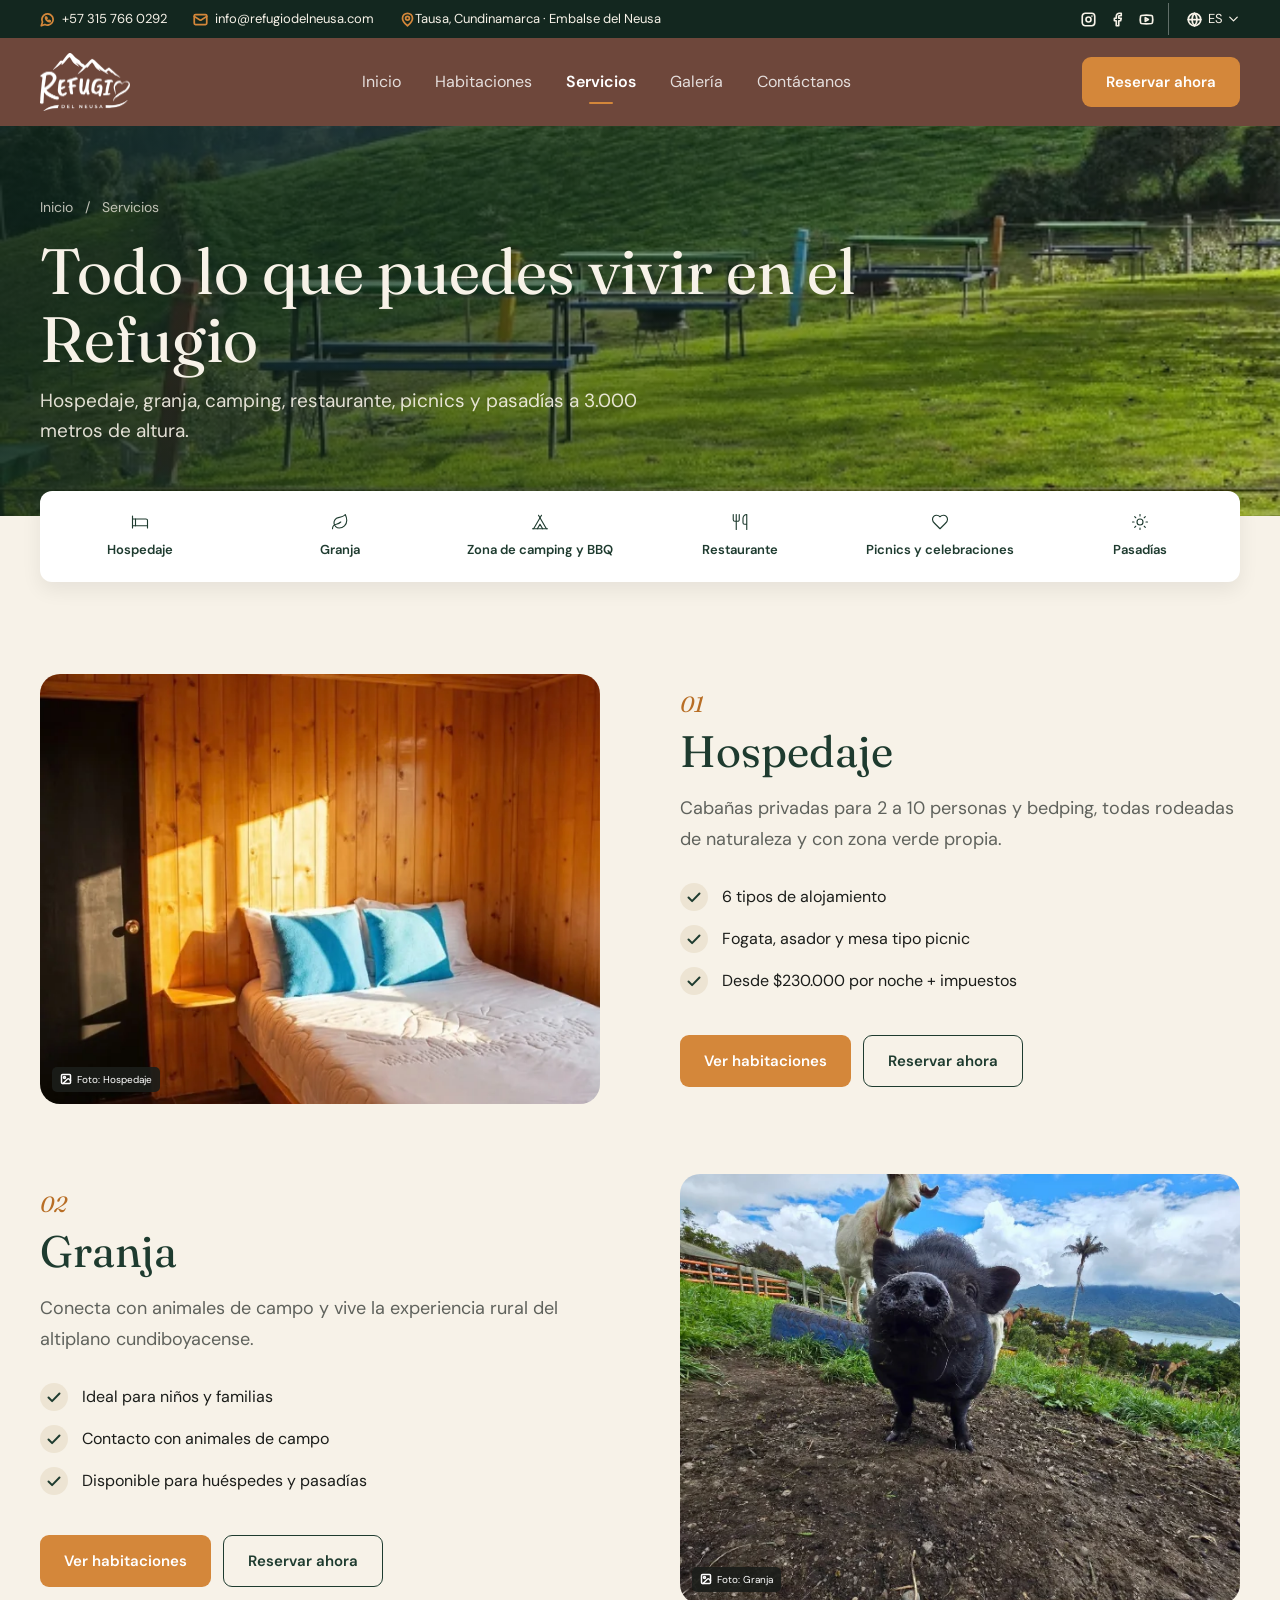
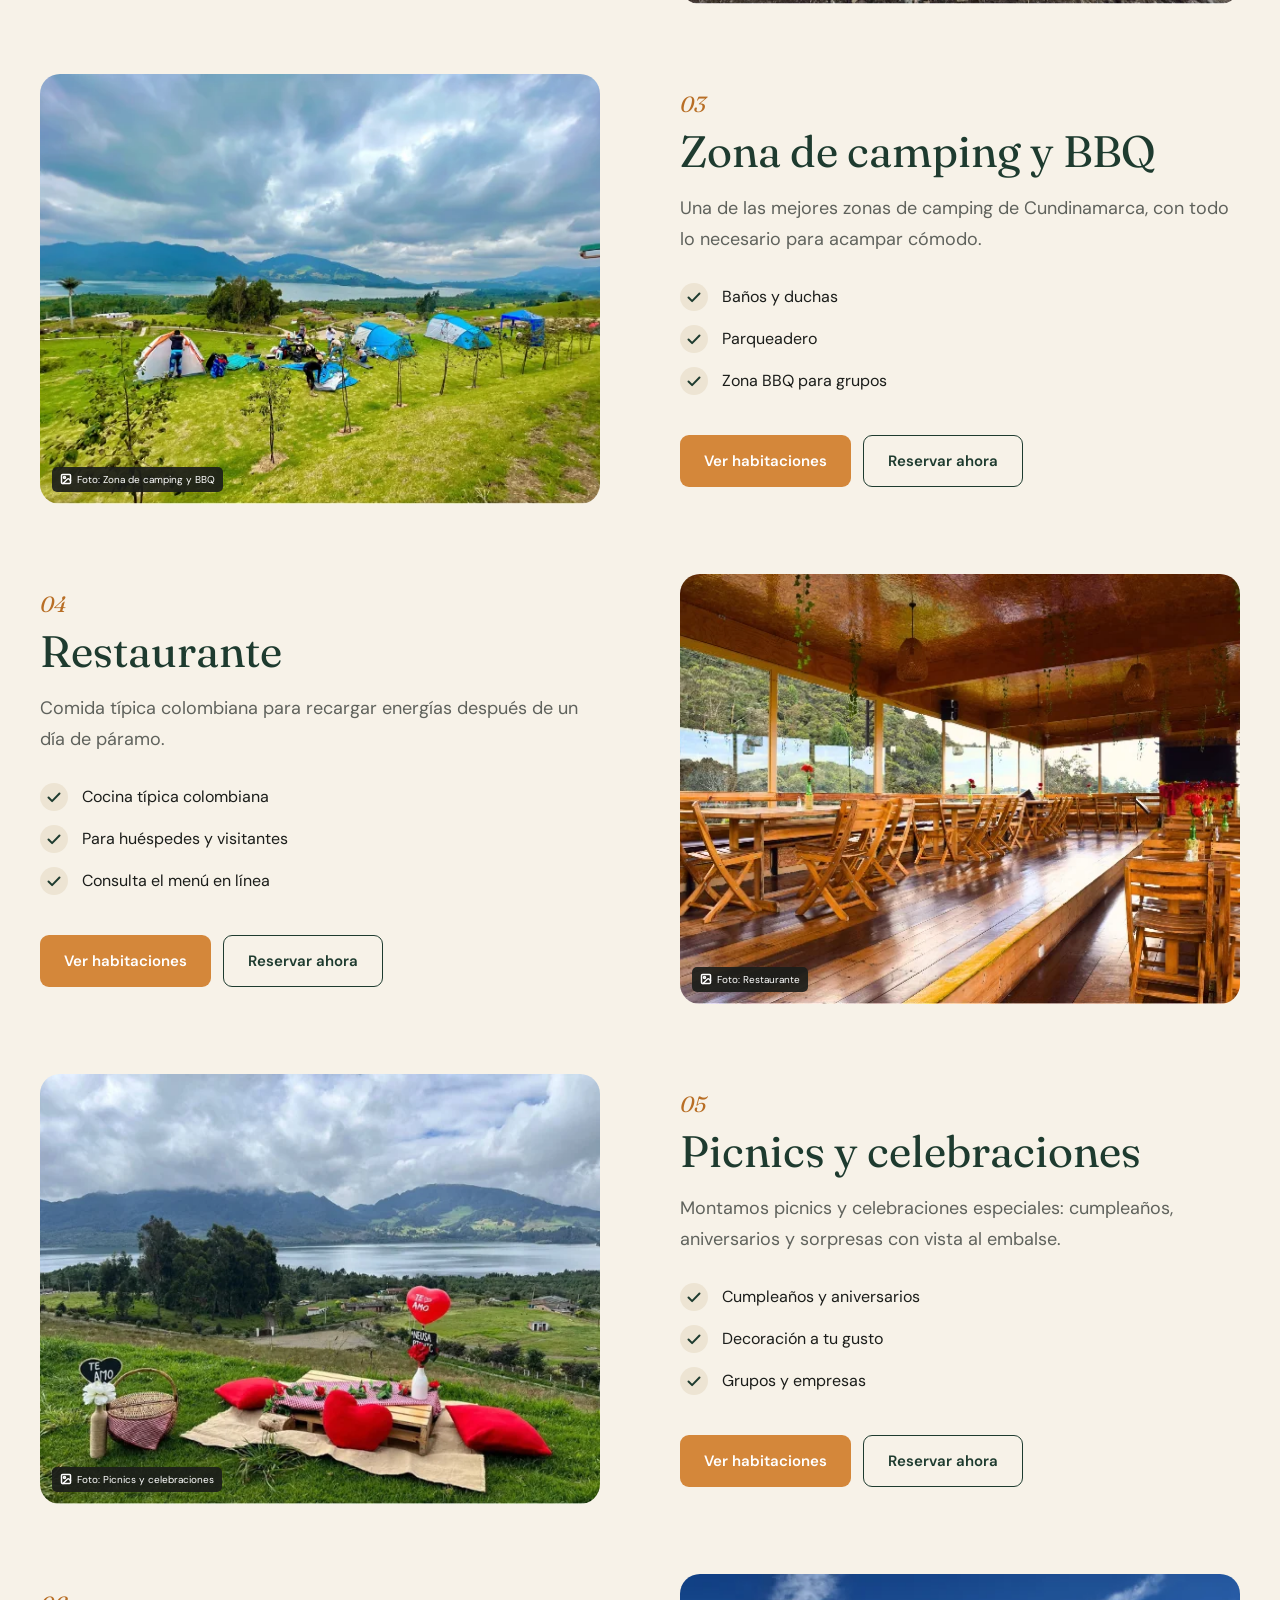
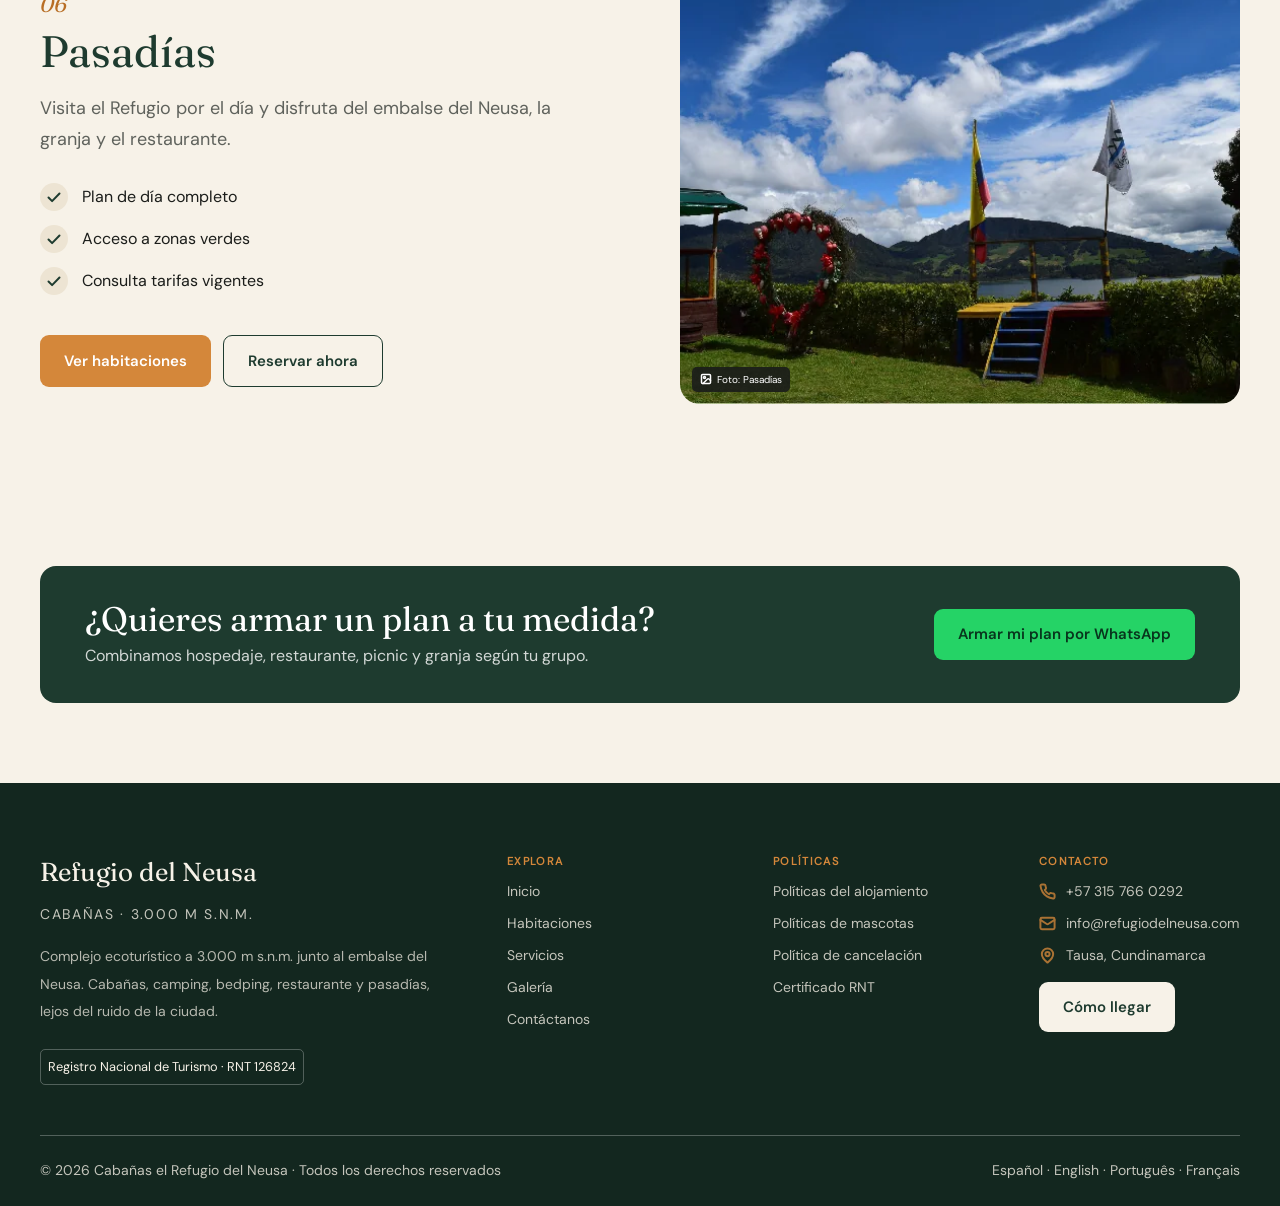
<file: refugio-neusa/servicios.html>
<!doctype html>
<html lang="es">
  <head>
    <meta charset="UTF-8" />
    <meta name="viewport" content="width=device-width, initial-scale=1" />
    <title>Servicios | Refugio del Neusa</title>
    <meta
      name="description"
      content="Hospedaje, granja, zona de camping y BBQ, restaurante, picnics y pasadías en el Refugio del Neusa."
    />
    <meta property="og:type" content="website" />
    <meta property="og:title" content="Servicios | Refugio del Neusa" />
    <meta
      property="og:description"
      content="Hospedaje, granja, zona de camping y BBQ, restaurante, picnics y pasadías en el Refugio del Neusa."
    />
    <link rel="icon" type="image/png" sizes="32x32" href="favicon-32.png" />
    <link rel="icon" type="image/png" sizes="192x192" href="favicon.png" />
    <link rel="apple-touch-icon" href="favicon.png" />
    <link rel="stylesheet" href="css/styles.css" />
    <script src="js/traducciones.js" defer></script>
    <script src="js/main.js" defer></script>
  </head>
  <body>
    <a class="skip-link" href="#contenido">Saltar al contenido</a>
    <header class="site-header">
      <div class="topbar">
        <div class="shell topbar__inner">
          <div class="topbar__contact">
            <a href="https://wa.me/573157660292" target="_blank" rel="noopener"
              ><img class="icon" src="assets/icons/whatsapp-naranja.svg" alt="" aria-hidden="true" />+57 315
              766 0292</a
            >
            <a href="mailto:info@refugiodelneusa.com"
              ><img
                class="icon"
                src="assets/icons/correo-naranja.svg"
                alt=""
                aria-hidden="true"
              />info@refugiodelneusa.com</a
            >
            <span
              ><img class="icon" src="assets/icons/ubicacion-naranja.svg" alt="" aria-hidden="true" />Tausa,
              Cundinamarca · Embalse del Neusa</span
            >
          </div>
          <div class="topbar__social">
            <a
              aria-label="Instagram"
              href="https://www.instagram.com/refugiodelneusa"
              target="_blank"
              rel="noopener"
              ><img class="icon" src="assets/icons/instagram.svg" alt="" aria-hidden="true"
            /></a>
            <a
              aria-label="Facebook"
              href="https://www.facebook.com/RefugiodelNeusa/?locale=es_LA"
              target="_blank"
              rel="noopener"
              ><img class="icon" src="assets/icons/facebook.svg" alt="" aria-hidden="true"
            /></a>
            <a
              aria-label="YouTube"
              href="https://www.youtube.com/@refugiodelneusa"
              target="_blank"
              rel="noopener"
              ><img class="icon" src="assets/icons/youtube.svg" alt="" aria-hidden="true"
            /></a>
            <div class="language" id="lang-switch">
              <button
                class="language__btn"
                type="button"
                aria-haspopup="true"
                aria-expanded="false"
                aria-controls="lang-menu"
                aria-label="Cambiar idioma"
              >
                <img class="icon" src="assets/icons/idioma.svg" alt="" aria-hidden="true" /><span
                  class="language__code"
                  data-i18n-skip
                  >ES</span
                ><svg class="language__chevron" viewBox="0 0 12 8" aria-hidden="true">
                  <path
                    d="M1 1.5 6 6.5 11 1.5"
                    fill="none"
                    stroke="currentColor"
                    stroke-width="1.6"
                    stroke-linecap="round"
                    stroke-linejoin="round"
                  />
                </svg>
              </button>
              <ul class="language__menu" id="lang-menu" hidden>
                <li><button type="button" data-lang="es" lang="es" data-i18n-skip>Español</button></li>
                <li><button type="button" data-lang="en" lang="en" data-i18n-skip>English</button></li>
                <li><button type="button" data-lang="pt" lang="pt" data-i18n-skip>Português</button></li>
                <li><button type="button" data-lang="fr" lang="fr" data-i18n-skip>Français</button></li>
              </ul>
            </div>
          </div>
        </div>
      </div>
      <div class="navwrap">
        <div class="shell navbar">
          <a class="logo" href="index.html" aria-label="Ir al inicio"
            ><img src="assets/img/logo.png" alt="Refugio del Neusa" width="360" height="233"
          /></a>
          <button class="hamburger" type="button" aria-expanded="false" aria-controls="main-navigation">
            <span></span><span></span><span></span>
            <b class="sr-only">Menú</b>
          </button>
          <nav id="main-navigation" class="navlinks" aria-label="Navegación principal">
            <a href="index.html">Inicio</a>
            <a href="habitaciones.html">Habitaciones</a>
            <a href="servicios.html" class="active" aria-current="page">Servicios</a>
            <a href="galeria.html">Galería</a>
            <a href="contactanos.html">Contáctanos</a>
            <div class="navlinks__lang" role="group" aria-label="Idioma">
              <button type="button" data-lang="es" lang="es" aria-label="Español">ES</button>
              <button type="button" data-lang="en" lang="en" aria-label="English">EN</button>
              <button type="button" data-lang="pt" lang="pt" aria-label="Português">PT</button>
              <button type="button" data-lang="fr" lang="fr" aria-label="Français">FR</button>
            </div>
          </nav>
          <a class="button button--primary" href="https://wa.me/573157660292" target="_blank" rel="noopener"
            >Reservar ahora</a
          >
        </div>
      </div>
    </header>
    <main id="contenido">
      <section class="page-hero page-hero--servicios">
        <div class="shell">
          <span><a href="index.html">Inicio</a>&nbsp;&nbsp; / &nbsp;&nbsp;<bdi>Servicios</bdi></span>
          <h1>Todo lo que puedes vivir en el Refugio</h1>
          <p>Hospedaje, granja, camping, restaurante, picnics y pasadías a 3.000 metros de altura.</p>
        </div>
      </section>
      <nav class="service-tabs shell" aria-label="Servicios">
        <a href="#hospedaje"
          ><img class="icon" src="assets/icons/cama.svg" alt="" aria-hidden="true" />Hospedaje</a
        >
        <a href="#granja"><img class="icon" src="assets/icons/hoja.svg" alt="" aria-hidden="true" />Granja</a>
        <a href="#camping"
          ><img class="icon" src="assets/icons/carpa.svg" alt="" aria-hidden="true" />Zona de camping y BBQ</a
        >
        <a href="#restaurante"
          ><img class="icon" src="assets/icons/cubiertos.svg" alt="" aria-hidden="true" />Restaurante</a
        >
        <a href="#picnics"
          ><img class="icon" src="assets/icons/corazon.svg" alt="" aria-hidden="true" />Picnics y
          celebraciones</a
        >
        <a href="#pasadias"
          ><img class="icon" src="assets/icons/sol.svg" alt="" aria-hidden="true" />Pasadías</a
        >
      </nav>
      <section class="section service-list">
        <div class="shell">
          <article id="hospedaje">
            <figure class="photo">
              <img
                src="assets/img/servicio-hospedaje.webp"
                alt="Hospedaje"
                width="635"
                height="954"
                loading="lazy"
                decoding="async"
              />
              <figcaption>
                <img class="icon" src="assets/icons/foto.svg" alt="" aria-hidden="true" />Foto: Hospedaje
              </figcaption>
            </figure>
            <div>
              <i>01</i>
              <h2>Hospedaje</h2>
              <p>
                Cabañas privadas para 2 a 10 personas y bedping, todas rodeadas de naturaleza y con zona verde
                propia.
              </p>
              <ul>
                <li>6 tipos de alojamiento</li>
                <li>Fogata, asador y mesa tipo picnic</li>
                <li>Desde $230.000 por noche + impuestos</li>
              </ul>
              <div class="service-actions">
                <a class="button button--primary" href="habitaciones.html">Ver habitaciones</a>
                <a
                  class="button button--outline"
                  href="https://wa.me/573157660292"
                  target="_blank"
                  rel="noopener"
                  >Reservar ahora</a
                >
              </div>
            </div>
          </article>
          <article id="granja" class="reverse">
            <figure class="photo">
              <img
                src="assets/img/servicio-granja.webp"
                alt="Granja"
                width="635"
                height="477"
                loading="lazy"
                decoding="async"
              />
              <figcaption>
                <img class="icon" src="assets/icons/foto.svg" alt="" aria-hidden="true" />Foto: Granja
              </figcaption>
            </figure>
            <div>
              <i>02</i>
              <h2>Granja</h2>
              <p>Conecta con animales de campo y vive la experiencia rural del altiplano cundiboyacense.</p>
              <ul>
                <li>Ideal para niños y familias</li>
                <li>Contacto con animales de campo</li>
                <li>Disponible para huéspedes y pasadías</li>
              </ul>
              <div class="service-actions">
                <a class="button button--primary" href="habitaciones.html">Ver habitaciones</a>
                <a
                  class="button button--outline"
                  href="https://wa.me/573157660292"
                  target="_blank"
                  rel="noopener"
                  >Reservar ahora</a
                >
              </div>
            </div>
          </article>
          <article id="camping">
            <figure class="photo">
              <img
                src="assets/img/servicio-camping.webp"
                alt="Zona de camping y BBQ"
                width="635"
                height="477"
                loading="lazy"
                decoding="async"
              />
              <figcaption>
                <img class="icon" src="assets/icons/foto.svg" alt="" aria-hidden="true" />Foto: Zona de
                camping y BBQ
              </figcaption>
            </figure>
            <div>
              <i>03</i>
              <h2>Zona de camping y BBQ</h2>
              <p>
                Una de las mejores zonas de camping de Cundinamarca, con todo lo necesario para acampar
                cómodo.
              </p>
              <ul>
                <li>Baños y duchas</li>
                <li>Parqueadero</li>
                <li>Zona BBQ para grupos</li>
              </ul>
              <div class="service-actions">
                <a class="button button--primary" href="habitaciones.html">Ver habitaciones</a>
                <a
                  class="button button--outline"
                  href="https://wa.me/573157660292"
                  target="_blank"
                  rel="noopener"
                  >Reservar ahora</a
                >
              </div>
            </div>
          </article>
          <article id="restaurante" class="reverse">
            <figure class="photo">
              <img
                src="assets/img/servicio-restaurante.webp"
                alt="Restaurante"
                width="635"
                height="424"
                loading="lazy"
                decoding="async"
              />
              <figcaption>
                <img class="icon" src="assets/icons/foto.svg" alt="" aria-hidden="true" />Foto: Restaurante
              </figcaption>
            </figure>
            <div>
              <i>04</i>
              <h2>Restaurante</h2>
              <p>Comida típica colombiana para recargar energías después de un día de páramo.</p>
              <ul>
                <li>Cocina típica colombiana</li>
                <li>Para huéspedes y visitantes</li>
                <li>Consulta el menú en línea</li>
              </ul>
              <div class="service-actions">
                <a class="button button--primary" href="habitaciones.html">Ver habitaciones</a>
                <a
                  class="button button--outline"
                  href="https://wa.me/573157660292"
                  target="_blank"
                  rel="noopener"
                  >Reservar ahora</a
                >
              </div>
            </div>
          </article>
          <article id="picnics">
            <figure class="photo">
              <img
                src="assets/img/servicio-picnics.webp"
                alt="Picnics y celebraciones"
                width="635"
                height="477"
                loading="lazy"
                decoding="async"
              />
              <figcaption>
                <img class="icon" src="assets/icons/foto.svg" alt="" aria-hidden="true" />Foto: Picnics y
                celebraciones
              </figcaption>
            </figure>
            <div>
              <i>05</i>
              <h2>Picnics y celebraciones</h2>
              <p>
                Montamos picnics y celebraciones especiales: cumpleaños, aniversarios y sorpresas con vista al
                embalse.
              </p>
              <ul>
                <li>Cumpleaños y aniversarios</li>
                <li>Decoración a tu gusto</li>
                <li>Grupos y empresas</li>
              </ul>
              <div class="service-actions">
                <a class="button button--primary" href="habitaciones.html">Ver habitaciones</a>
                <a
                  class="button button--outline"
                  href="https://wa.me/573157660292"
                  target="_blank"
                  rel="noopener"
                  >Reservar ahora</a
                >
              </div>
            </div>
          </article>
          <article id="pasadias" class="reverse">
            <figure class="photo">
              <img
                src="assets/img/servicio-pasadias.webp"
                alt="Pasadías"
                width="635"
                height="424"
                loading="lazy"
                decoding="async"
              />
              <figcaption>
                <img class="icon" src="assets/icons/foto.svg" alt="" aria-hidden="true" />Foto: Pasadías
              </figcaption>
            </figure>
            <div>
              <i>06</i>
              <h2>Pasadías</h2>
              <p>
                Visita el Refugio por el día y disfruta del embalse del Neusa, la granja y el restaurante.
              </p>
              <ul>
                <li>Plan de día completo</li>
                <li>Acceso a zonas verdes</li>
                <li>Consulta tarifas vigentes</li>
              </ul>
              <div class="service-actions">
                <a class="button button--primary" href="habitaciones.html">Ver habitaciones</a>
                <a
                  class="button button--outline"
                  href="https://wa.me/573157660292"
                  target="_blank"
                  rel="noopener"
                  >Reservar ahora</a
                >
              </div>
            </div>
          </article>
        </div>
      </section>
      <section class="custom-plan shell">
        <div>
          <h2>¿Quieres armar un plan a tu medida?</h2>
          <p>Combinamos hospedaje, restaurante, picnic y granja según tu grupo.</p>
        </div>
        <a class="button button--whatsapp" href="https://wa.me/573157660292" target="_blank" rel="noopener"
          >Armar mi plan por WhatsApp</a
        >
      </section>
    </main>

    <footer class="footer">
      <div class="shell footer__grid">
        <div class="footer__brand">
          <h3>Refugio del Neusa</h3>
          <span>CABAÑAS · 3.000 M S.N.M.</span>
          <p>
            Complejo ecoturístico a 3.000 m s.n.m. junto al embalse del Neusa. Cabañas, camping, bedping,
            restaurante y pasadías, lejos del ruido de la ciudad.
          </p>
          <small>Registro Nacional de Turismo · RNT 126824</small>
        </div>
        <div>
          <b>EXPLORA</b>
          <a href="index.html">Inicio</a>
          <a href="habitaciones.html">Habitaciones</a>
          <a href="servicios.html">Servicios</a>
          <a href="galeria.html">Galería</a>
          <a href="contactanos.html">Contáctanos</a>
        </div>
        <div>
          <b>POLÍTICAS</b>
          <button type="button" data-policy="Políticas del alojamiento">Políticas del alojamiento</button>
          <button type="button" data-policy="Políticas de mascotas">Políticas de mascotas</button>
          <button type="button" data-policy="Política de cancelación">Política de cancelación</button>
          <button type="button" data-policy="Certificado RNT">Certificado RNT</button>
        </div>
        <div class="footer__contact">
          <b>CONTACTO</b>
          <a href="tel:+573157660292"
            ><img
              class="icon icon--tel"
              src="assets/icons/telefono-naranja.svg"
              alt=""
              aria-hidden="true"
            />+57 315 766 0292</a
          >
          <a href="mailto:info@refugiodelneusa.com"
            ><img
              class="icon"
              src="assets/icons/correo-naranja.svg"
              alt=""
              aria-hidden="true"
            />info@refugiodelneusa.com</a
          >
          <span
            ><img class="icon" src="assets/icons/ubicacion-naranja.svg" alt="" aria-hidden="true" />Tausa,
            Cundinamarca</span
          >
          <a class="button button--light" href="contactanos.html#como-llegar">Cómo llegar</a>
        </div>
      </div>
      <div class="shell footer__bottom">
        <span>© 2026 Cabañas el Refugio del Neusa · Todos los derechos reservados</span>
        <span>Español · English · Português · Français</span>
      </div>
    </footer>

    <div
      class="modal"
      id="reserve-modal"
      role="dialog"
      aria-modal="true"
      aria-labelledby="reserve-title"
      hidden
    >
      <div>
        <button class="modal__close" type="button" aria-label="Cerrar" data-close>×</button>
        <div class="eyebrow">RESERVA DIRECTA</div>
        <h2 id="reserve-title" data-i18n-skip>Planea tu escapada</h2>
        <p class="modal__summary" id="reserve-summary" hidden data-i18n-skip></p>
        <p>Confirma disponibilidad y tarifa con nuestro equipo por WhatsApp.</p>
        <a
          class="button button--whatsapp"
          id="reserve-whatsapp"
          href="https://wa.me/573157660292"
          target="_blank"
          rel="noopener"
          >Continuar por WhatsApp</a
        >
        <button class="button button--outline" type="button" data-close>Seguir explorando</button>
      </div>
    </div>

    <div
      class="modal"
      id="policy-modal"
      role="dialog"
      aria-modal="true"
      aria-labelledby="policy-title"
      hidden
    >
      <div>
        <button class="modal__close" type="button" aria-label="Cerrar" data-close>×</button>
        <div class="eyebrow">POLÍTICAS</div>
        <h2 id="policy-title" data-i18n-skip>Políticas</h2>
        <p>Solicita el documento vigente a info@refugiodelneusa.com o por WhatsApp y te lo enviamos.</p>
        <a
          class="button button--primary"
          id="policy-mail"
          href="mailto:info@refugiodelneusa.com"
          target="_blank"
          rel="noopener"
          >Solicitar por correo</a
        >
        <button class="button button--outline" type="button" data-close>Cerrar</button>
      </div>
    </div>
  </body>
</html>
</file>
<file: refugio-neusa/css/styles.css>
/* ==========================================================================
   Refugio del Neusa · hoja de estilos
   Convertido desde el proyecto de Figma Make (React + Tailwind) a CSS puro.
   Orden: 1) fuentes  2) reset base  3) estilos del sitio  4) extras
   ========================================================================== */

/* 1) FUENTES (archivos locales, no dependen de internet)
   Los nombres "DM Sans:Bold", "Fraunces:Italic", etc. vienen del diseño original;
   cada uno apunta al mismo archivo variable con su peso fijo. */
@font-face { font-family: "DM Sans:Regular";  src: url("../assets/fonts/dm-sans-latin-opsz-normal.woff2") format("woff2"); font-style: normal; font-weight: 400; font-display: swap; }
@font-face { font-family: "DM Sans:Medium";   src: url("../assets/fonts/dm-sans-latin-opsz-normal.woff2") format("woff2"); font-style: normal; font-weight: 500; font-display: swap; }
@font-face { font-family: "DM Sans:SemiBold"; src: url("../assets/fonts/dm-sans-latin-opsz-normal.woff2") format("woff2"); font-style: normal; font-weight: 600; font-display: swap; }
@font-face { font-family: "DM Sans:Bold";     src: url("../assets/fonts/dm-sans-latin-opsz-normal.woff2") format("woff2"); font-style: normal; font-weight: 700; font-display: swap; }
@font-face { font-family: "Fraunces:Regular";  src: url("../assets/fonts/fraunces-latin-full-normal.woff2") format("woff2"); font-style: normal; font-weight: 400; font-display: swap; }
@font-face { font-family: "Fraunces:SemiBold"; src: url("../assets/fonts/fraunces-latin-full-normal.woff2") format("woff2"); font-style: normal; font-weight: 600; font-display: swap; }
@font-face { font-family: "Fraunces:Italic";   src: url("../assets/fonts/fraunces-latin-full-italic.woff2") format("woff2"); font-style: italic; font-weight: 400; font-display: swap; }

/* 2) RESET BASE (equivale al "preflight" que Tailwind aplicaba por debajo) */
*, ::before, ::after { box-sizing: border-box; margin: 0; padding: 0; border: 0 solid; }
html { line-height: 1.5; -webkit-text-size-adjust: 100%; tab-size: 4; -webkit-tap-highlight-color: transparent; }
h1, h2, h3, h4, h5, h6 { font-size: inherit; font-weight: inherit; }
a { color: inherit; text-decoration: inherit; }
b, strong { font-weight: bolder; }
small { font-size: 80%; }
table { text-indent: 0; border-color: inherit; border-collapse: collapse; }
ol, ul, menu { list-style: none; }
img, svg, video, canvas, audio, iframe, embed, object { display: block; vertical-align: middle; }
img, video { max-width: 100%; height: auto; }
button, input, select, optgroup, textarea {
  font: inherit; font-feature-settings: inherit; font-variation-settings: inherit; letter-spacing: inherit;
  color: inherit; border-radius: 0; background-color: transparent; opacity: 1;
}
::placeholder { opacity: 1; color: color-mix(in oklab, currentcolor 50%, transparent); }
textarea { resize: vertical; }
button, input:where([type="button"], [type="reset"], [type="submit"]) { appearance: button; }
::-webkit-date-and-time-value { min-height: 1lh; text-align: inherit; }
::-webkit-datetime-edit { display: inline-flex; }
::-webkit-datetime-edit-fields-wrapper { padding: 0; }
::-webkit-datetime-edit, ::-webkit-datetime-edit-year-field, ::-webkit-datetime-edit-month-field,
::-webkit-datetime-edit-day-field, ::-webkit-datetime-edit-hour-field, ::-webkit-datetime-edit-minute-field,
::-webkit-datetime-edit-second-field, ::-webkit-datetime-edit-millisecond-field, ::-webkit-datetime-edit-meridiem-field { padding-block: 0; }
::-webkit-calendar-picker-indicator { line-height: 1; }
:-moz-ui-invalid { box-shadow: none; }
[hidden]:where(:not([hidden="until-found"])) { display: none !important; }

/* 3) ESTILOS DEL SITIO */
:root {
  --brown: #6e473b;
  --forest: #1e3b2f;
  --dark: #13271f;
  --cream: #f7f2e8;
  --sand: #ede4d3;
  --orange: #d4873a;
  --whatsapp: #25d366;
  --ink: #1b1d1a;
  --muted: #5f625c;
}
html {
  scroll-behavior: smooth;
  scroll-padding-top: 126px; /* alto del header fijo, para que los enlaces internos no queden tapados */
}
body {
  margin: 0;
  background: var(--cream);
  color: var(--ink);
  font-family: "DM Sans:Regular", sans-serif;
  font-variation-settings: "opsz" 14;
}
h1,
h2,
h3,
p {
  margin-top: 0;
}
h1,
h2,
h3 {
  font-family: "Fraunces:Regular", serif;
  font-variation-settings:
    "SOFT" 0,
    "WONK" 1;
}
button,
a,
input,
select,
textarea {
  font: inherit;
}
button,
a {
  transition: 0.2s ease;
}
button {
  cursor: pointer;
}
:focus-visible {
  outline: 3px solid #f0a255;
  outline-offset: 3px;
}
* {
  box-sizing: border-box;
}
.sr-only {
  position: absolute;
  width: 1px;
  height: 1px;
  padding: 0;
  margin: -1px;
  overflow: hidden;
  clip: rect(0, 0, 0, 0);
  white-space: nowrap;
  border: 0;
}
.shell {
  width: min(1200px, calc(100% - 40px));
  margin-inline: auto;
}
.section {
  padding: 92px 0;
}
.eyebrow {
  font-family: "DM Sans:Bold";
  font-size: 13px;
  letter-spacing: 0.14em;
  color: #b86e25;
  margin-bottom: 14px;
}
h1 {
  font-size: 64px;
  line-height: 1.05;
}
h2 {
  font-size: 48px;
  line-height: 1.1;
  color: var(--forest);
}
h3 {
  font-size: 26px;
  color: var(--forest);
}
p {
  line-height: 1.6;
}
.lead {
  font-size: 18px;
  color: var(--muted);
}
.icon {
  width: 18px;
  height: 18px;
  object-fit: contain;
}
.button {
  border: 0;
  border-radius: 9px;
  padding: 14px 24px;
  display: inline-flex;
  align-items: center;
  justify-content: center;
  font-family: "DM Sans:SemiBold";
  font-size: 15px;
  text-decoration: none;
  white-space: nowrap;
}
.button:hover {
  transform: translateY(-2px);
  filter: brightness(0.96);
}
.button:active {
  transform: translateY(0);
}
.button:disabled {
  opacity: 0.55;
  cursor: not-allowed;
}
.button--primary {
  background: var(--orange);
  color: white;
}
.button--outline {
  border: 1.5px solid var(--forest);
  color: var(--forest);
  background: transparent;
}
.button--dark {
  background: var(--forest);
  color: var(--cream);
}
.button--whatsapp {
  background: var(--whatsapp);
  color: #08351d;
}
.button--light {
  background: var(--cream);
  color: var(--forest);
}
.site-header {
  color: var(--cream);
  position: sticky;
  top: 0;
  z-index: 30;
}
.topbar {
  background: var(--dark);
  font-size: 13px;
}
.topbar__inner,
.topbar__contact,
.topbar__social,
.topbar a,
.topbar span {
  display: flex;
  align-items: center;
}
.topbar__inner {
  justify-content: space-between;
  height: 38px;
}
.topbar__contact {
  gap: 26px;
}
.topbar__social {
  gap: 14px;
}
.topbar a {
  color: inherit;
  text-decoration: none;
  gap: 7px;
}
.topbar .icon {
  width: 15px;
  height: 15px;
}
.language {
  position: relative;
  display: flex;
  align-items: center;
  border-left: 1px solid #ffffff55;
  padding-left: 16px;
}
.language__btn {
  display: flex;
  align-items: center;
  gap: 6px;
  background: none;
  border: 0;
  color: inherit;
  font-size: 13px;
  padding: 6px 2px;
}
.language__btn:hover { color: #fff; }
.language__chevron { width: 9px; height: 6px; transition: transform 0.2s; }
.language__btn[aria-expanded="true"] .language__chevron { transform: rotate(180deg); }
.language__menu {
  position: absolute;
  right: 0;
  top: calc(100% + 8px);
  min-width: 160px;
  background: var(--dark);
  border: 1px solid #ffffff33;
  border-radius: 10px;
  padding: 6px;
  box-shadow: 0 14px 34px #00000066;
  z-index: 40;
}
.language__menu button {
  display: block;
  width: 100%;
  text-align: left;
  padding: 9px 12px;
  border: 0;
  border-radius: 7px;
  background: none;
  color: var(--cream);
  font-size: 14px;
}
.language__menu button:hover { background: #ffffff1f; }
.language__menu button[aria-current="true"] { background: #ffffff14; font-family: "DM Sans:SemiBold"; }
.navlinks__lang { display: none; }
.navwrap {
  background: var(--brown);
}
.navbar {
  height: 88px;
  display: flex;
  align-items: center;
  justify-content: space-between;
  gap: 30px;
}
.logo {
  border: 0;
  background: none;
  padding: 0;
}
.logo img {
  width: 90px;
  height: 58px;
  object-fit: contain;
}
.navlinks {
  display: flex;
  align-items: center;
  gap: 34px;
}
.navlinks a {
  background: none;
  border: 0;
  color: #fff;
  opacity: 0.82;
  padding: 12px 0;
  position: relative;
}
.navlinks a.active {
  opacity: 1;
  font-family: "DM Sans:SemiBold";
}
.navlinks a.active:after {
  content: "";
  position: absolute;
  width: 24px;
  height: 2px;
  border-radius: 2px;
  background: var(--orange);
  left: 50%;
  bottom: 2px;
  transform: translateX(-50%);
}
.hamburger {
  display: none;
}
.footer {
  background: var(--dark);
  color: var(--cream);
  padding: 70px 0 25px;
}
.footer__grid {
  display: grid;
  grid-template-columns: 2fr repeat(3, 1fr);
  gap: 65px;
}
.footer h3 {
  color: var(--cream);
  margin-bottom: 12px;
}
.footer__brand > span,
.footer b {
  color: var(--orange);
  font-size: 11px;
  letter-spacing: 0.12em;
}
.footer p {
  opacity: 0.72;
  font-size: 14px;
}
.footer__brand > span { display: block; margin-bottom: 18px; }
.footer__brand p { line-height: 1.95; margin-bottom: 24px; }
.footer__contact a:not(.button),
.footer__contact span { display: flex; align-items: center; gap: 10px; }
.footer__contact .icon { width: 17px; height: 17px; flex-shrink: 0; }
.footer small {
  border: 1px solid #ffffff44;
  border-radius: 5px;
  padding: 7px;
  display: inline-block;
}
.footer__grid > div:not(:first-child) {
  display: flex;
  flex-direction: column;
  align-items: flex-start;
  gap: 11px;
}
.footer button:not(.button),
.footer a:not(.button),
.footer span {
  border: 0;
  background: none;
  color: var(--cream);
  text-decoration: none;
  opacity: 0.78;
  font-size: 14px;
  padding: 0;
  text-align: left;
}
.footer .button {
  margin-top: 5px;
}
.footer__bottom {
  border-top: 1px solid #ffffff44;
  margin-top: 50px;
  padding-top: 24px;
  display: flex;
  justify-content: space-between;
}
.allies {
  background: #fff;
  border-top: 1px solid #e6e0d3;
  padding: 34px 0;
}
.allies img { width: 100%; max-width: 700px; height: auto; margin: 0 auto; }
.page-hero {
  height: 390px;
  background-size: cover;
  background-position: center;
  display: flex;
  align-items: center;
  color: var(--cream);
}
.page-hero span {
  font-size: 14px;
  opacity: 0.75;
}
.page-hero h1 {
  max-width: 900px;
  margin: 18px 0 14px;
}
.page-hero p {
  font-size: 19px;
  max-width: 650px;
  opacity: 0.9;
}
.home-hero {
  height: 500px;
  background-size: cover;
  background-position: center;
  color: var(--cream);
  display: flex;
  align-items: center;
}
.home-hero__copy h1 {
  font-size: 64px;
  margin-bottom: 22px;
}
.home-hero__copy p {
  font-size: 20px;
  max-width: 660px;
}
.home-hero__copy > div {
  display: flex;
  gap: 12px;
  margin-top: 28px;
}
.booking-bar {
  height: 105px;
  margin-top: -35px;
  background: white;
  border-radius: 12px;
  box-shadow: 0 12px 35px #24342a24;
  position: relative;
  z-index: 3;
  display: grid;
  grid-template-columns: repeat(4, 1fr) auto;
  align-items: center;
  padding: 15px 18px;
}
.booking-bar label {
  padding: 0 18px;
  border-right: 1px solid #ddd;
  font: 700 10px "DM Sans:Bold";
  letter-spacing: 0.12em;
  color: var(--muted);
}
.booking-bar input,
.booking-bar select {
  display: block;
  border: 0;
  background: none;
  font: 500 15px "DM Sans:Medium";
  width: 100%;
  margin-top: 6px;
  color: var(--ink);
}
.stats {
  display: grid;
  grid-template-columns: repeat(4, 1fr);
  padding: 45px 0;
}
.stats > div {
  text-align: center;
  border-right: 1px solid #d7d1c4;
}
.stats > div:last-child {
  border: 0;
}
.stats strong {
  font: 600 26px "Fraunces:SemiBold";
  display: block;
  color: var(--forest);
}
.stats span {
  color: var(--muted);
  font-size: 13px;
}
.plans {
  /* Foto de fondo con capa arena encima para que los textos se lean bien.
     Para cambiar la foto, cambia el nombre del archivo; para que se vea más, baja el .9 */
  background:
    linear-gradient(rgba(237, 228, 211, 0.9), rgba(237, 228, 211, 0.9)),
    url("../assets/img/hero-habitaciones.webp") center / cover no-repeat;
}
.plan-grid {
  display: grid;
  grid-template-columns: repeat(3, 1fr);
  gap: 24px;
  margin-top: 42px;
}
.plan-card {
  display: flex;
  flex-direction: column;
  background: white;
  border-radius: 16px;
  overflow: hidden;
  box-shadow: 0 8px 24px #1e3b2f12;
}
.photo {
  margin: 0;
  position: relative;
  overflow: hidden;
  background: #b9c8bd;
}
.photo > img {
  width: 100%;
  height: 100%;
  object-fit: cover;
  display: block;
}
.photo figcaption {
  position: absolute;
  left: 12px;
  bottom: 12px;
  background: #1b1d1ae8;
  color: white;
  border-radius: 5px;
  padding: 5px 8px;
  display: flex;
  gap: 5px;
  align-items: center;
  font-size: 10px;
}
.photo figcaption .icon {
  width: 12px;
  height: 12px;
}
.plan-card .photo {
  height: 250px;
}
.plan-card > div {
  padding: 22px;
  flex: 1;
  display: flex;
  flex-direction: column;
}
.plan-card .photo { flex-shrink: 0; }
.plan-card h3 {
  margin-bottom: 8px;
}
.plan-card p {
  color: var(--muted);
  font-size: 14px;
}
.plan-card strong {
  display: block;
  color: var(--forest);
  margin-top: auto; /* empuja precio y botón al borde inferior de la tarjeta */
  padding-top: 10px;
}
.plan-card button {
  align-self: flex-start;
  border: 0;
  background: none;
  color: #b86e25;
  font-family: "DM Sans:SemiBold";
  padding: 15px 0 0;
}
.statement {
  background: var(--dark);
  color: var(--cream);
  padding: 90px 20px;
  text-align: center;
}
.statement h2 {
  color: var(--cream);
}
.statement p {
  opacity: 0.8;
}
.statement .button {
  margin-top: 14px;
}
.section-heading {
  display: flex;
  justify-content: space-between;
  align-items: end;
}
.section-heading > div {
  max-width: 700px;
}
.experience-grid {
  display: grid;
  grid-template-columns: repeat(4, 1fr);
  gap: 22px;
  margin-top: 42px;
}
.experience-grid .photo {
  height: 260px;
  border-radius: 14px;
}
.experience-grid i {
  display: block;
  color: #b86e25;
  font-family: "Fraunces:Italic";
  margin-top: 20px;
}
.experience-grid h3 {
  margin: 5px 0;
}
.experience-grid p {
  color: var(--muted);
  font-size: 14px;
}
.experience-grid a {
  color: var(--forest);
  font-family: "DM Sans:SemiBold";
  font-size: 13px;
}
.testimonials {
  background: var(--sand);
}
.testimonial-grid {
  display: grid;
  grid-template-columns: repeat(3, 1fr);
  gap: 20px;
}
.testimonial-grid blockquote {
  margin: 20px 0 0;
  background: white;
  border-radius: 12px;
  padding: 24px;
}
.testimonial-grid span {
  color: var(--orange);
}
.testimonial-grid p {
  font-family: "Fraunces:Italic";
  font-size: 18px;
}
.testimonial-grid footer {
  font-size: 13px;
  color: var(--muted);
}
.social-home {
  text-align: center;
}
.social-strip {
  display: grid;
  grid-template-columns: repeat(5, 1fr);
  gap: 12px;
  margin-top: 30px;
}
.social-strip > a {
  display: block;
  border-radius: 12px;
  overflow: hidden;
}
.social-strip .photo {
  height: 190px;
  border-radius: 12px;
}
.social-strip .photo img { transition: transform 0.35s ease; }
.social-strip > a:hover .photo img { transform: scale(1.06); }
.offer {
  margin-top: 55px;
  border-radius: 18px;
  overflow: hidden;
  background: var(--forest);
  color: white;
  display: grid;
  grid-template-columns: 1fr 1fr;
  text-align: left;
}
.offer > div {
  padding: 50px;
}
.offer h2 {
  color: white;
  font-size: 38px;
}
.offer p {
  margin-bottom: 30px;
}
.offer > img {
  width: 100%;
  height: 100%;
  object-fit: cover;
}
.filterbar,
.gallery-filters {
  display: flex;
  gap: 8px;
  padding: 22px 0;
  overflow-x: auto;
}
.filterbar button,
.gallery-filters button {
  border: 1px solid #d6d0c4;
  background: white;
  border-radius: 99px;
  padding: 9px 17px;
  white-space: nowrap;
}
.filterbar button.active,
.gallery-filters button.active {
  background: var(--forest);
  color: white;
  border-color: var(--forest);
}
.result-count {
  color: var(--muted);
}
.rooms-list {
  padding-top: 35px;
}
.room-list {
  display: grid;
  grid-auto-rows: 1fr; /* todas las tarjetas miden lo mismo que la más alta */
  gap: 22px;
  margin-top: 22px;
}
.room-list .room-card {
  margin: 0;
}
.room-card {
  display: grid;
  grid-template-columns: 42% 1fr;
  background: #fff;
  border-radius: 18px;
  overflow: hidden;
  margin: 22px 0;
  box-shadow: 0 8px 28px #1e3b2f0d;
}
.room-card > .photo {
  min-height: 440px;
}
/* la foto se recorta para llenar el espacio y nunca estira la tarjeta, sea horizontal o vertical */
.room-card > .photo > img {
  position: absolute;
  inset: 0;
}
.room-card__body {
  padding: 32px;
}
.tag {
  color: #b86e25;
  font: 600 13px "DM Sans:SemiBold";
}
.room-card h2 {
  font-size: 36px;
  margin: 8px 0;
}
.room-card p {
  color: var(--muted);
}
.room-facts {
  display: flex;
  gap: 25px;
  font-size: 14px;
  margin: 18px 0;
}
.room-facts b {
  display: flex;
  align-items: center;
  gap: 5px;
}
.room-facts .icon {
  width: 16px;
  height: 16px;
}
.room-card ul {
  columns: 2;
  padding-left: 20px;
  font-size: 14px;
  line-height: 2;
}
.room-card__bottom {
  border-top: 1px solid #ddd;
  margin-top: 18px;
  padding-top: 20px;
  display: flex;
  gap: 10px;
  align-items: center;
}
.room-card__bottom > div {
  margin-right: auto;
  display: flex;
  flex-direction: column;
}
.room-card__bottom strong {
  font: 600 28px "Fraunces:SemiBold";
  color: var(--forest);
}
.room-card__bottom small {
  color: var(--muted);
}
.empty {
  padding: 60px;
  text-align: center;
  background: white;
  border-radius: 15px;
}
.comparison {
  background: var(--sand);
}
.comparison h2,
.info-cards h2 {
  margin-bottom: 44px;
}
.table-wrap {
  overflow-x: auto;
}
.comparison table {
  width: 100%;
  border-collapse: collapse;
  background: white;
  border-radius: 12px;
  overflow: hidden;
}
.comparison th {
  background: var(--forest);
  color: white;
  text-align: left;
  padding: 16px;
}
.comparison td {
  padding: 15px;
  border-bottom: 1px solid #e2ddd3;
}
.comparison > div > p {
  color: var(--muted);
  font-size: 13px;
}
.info-cards > .shell > div {
  display: grid;
  grid-template-columns: repeat(4, 1fr);
  gap: 14px;
}
.info-cards article {
  background: white;
  padding: 24px;
  border-radius: 12px;
}
.info-cards article.dark {
  background: var(--forest);
  color: white;
}
.info-cards article.dark h3 {
  color: white;
}
.info-cards article p {
  color: var(--muted);
  font-size: 14px;
}
.info-cards article.dark p {
  color: #ffffffb8;
}
.info-cards article button,
.info-cards article a {
  color: #b86e25;
  border: 0;
  background: none;
  padding: 0;
}
.service-tabs {
  margin-top: -25px;
  background: white;
  box-shadow: 0 8px 20px #00000012;
  display: grid;
  grid-template-columns: repeat(6, 1fr);
  position: relative;
  z-index: 2;
  border-radius: 12px;
}
.service-tabs a {
  display: flex;
  flex-direction: column;
  align-items: center;
  gap: 9px;
  padding: 22px;
  color: var(--forest);
  text-decoration: none;
  font-family: "DM Sans:SemiBold";
  font-size: 13px;
}
.service-list article {
  display: grid;
  grid-template-columns: 1fr 1fr;
  align-items: center;
  gap: 80px;
  margin-bottom: 70px;
  scroll-margin-top: 30px;
}
.service-list article.reverse .photo {
  order: 2;
}
.service-list .photo {
  height: 430px;
  border-radius: 20px;
}
.service-list i {
  font: 400 22px "Fraunces:Italic";
  color: #b86e25;
}
.service-list h2 {
  font-size: 44px;
  margin: 8px 0 18px;
}
.service-list p {
  color: var(--muted);
  font-size: 18px;
  line-height: 1.7;
  margin-bottom: 28px;
}
.service-list ul {
  list-style: none;
  display: grid;
  gap: 14px;
  margin-bottom: 40px;
}
.service-list li {
  display: flex;
  align-items: center;
  gap: 14px;
}
.service-list li::before {
  content: "";
  flex: 0 0 28px;
  height: 28px;
  background: url("../assets/icons/check-circulo.svg") center / contain no-repeat;
}
.service-actions {
  display: flex;
  flex-wrap: wrap;
  gap: 12px;
}
.custom-plan {
  background: var(--forest);
  color: white;
  border-radius: 16px;
  margin-bottom: 80px;
  padding: 35px 45px;
  display: flex;
  justify-content: space-between;
  align-items: center;
}
.custom-plan h2 {
  color: white;
  font-size: 34px;
  margin-bottom: 5px;
}
.custom-plan p {
  margin: 0;
  opacity: 0.8;
}
.gallery-filters a {
  margin-left: auto;
  color: var(--forest);
  text-decoration: none;
  padding: 9px;
}
.gallery {
  padding-top: 28px;
  text-align: center;
}
.gallery-grid {
  display: grid;
  grid-template-columns: repeat(3, 1fr);
  grid-auto-rows: 260px;
  gap: 16px;
  margin-bottom: 28px;
}
.gallery-grid button {
  padding: 0;
  border: 0;
  background: none;
}
.gallery-grid .photo {
  height: 100%;
  border-radius: 16px;
}
.gallery-grid .g1,
.gallery-grid .g4 {
  grid-row: span 2;
}
.video-section {
  background: var(--forest);
  color: white;
}
.video-section .shell > p {
  margin-bottom: 32px;
}
.video-section h2 {
  color: white;
}
.video-section > .shell > div {
  display: grid;
  grid-template-columns: repeat(4, 1fr);
  gap: 20px;
}
.video-section a {
  height: 360px;
  background-size: cover;
  background-position: center;
  border-radius: 15px;
  padding: 24px;
  display: flex;
  flex-direction: column;
  align-items: center;
  justify-content: center;
  color: white;
  text-decoration: none;
}
.video-section a {
  position: relative;
}
.video-section a span {
  position: absolute;
  top: 50%;
  left: 50%;
  transform: translate(-50%, -50%);
  padding-left: 2px; /* centra ópticamente el triángulo */
  width: 45px;
  height: 45px;
  border-radius: 50%;
  background: white;
  color: var(--forest);
  display: grid;
  place-items: center;
}
.video-section a span .icon {
  width: 18px;
  height: 18px;
}
.video-section a b {
  margin-top: auto;
  align-self: flex-start;
  font-family: "Fraunces:Regular";
  font-size: 20px;
}
.gallery-cta {
  text-align: center;
  padding: 75px 20px;
}
.lightbox {
  position: fixed;
  inset: 0;
  background: #0a1510f2;
  z-index: 50;
  display: flex;
  flex-direction: column;
  align-items: center;
  justify-content: center;
  gap: 14px;
  padding: 56px 76px 24px;
}
.lightbox__stage {
  margin: 0;
  min-height: 0;
  display: flex;
  flex-direction: column;
  align-items: center;
  gap: 10px;
}
.lightbox__stage img {
  max-width: min(1100px, 100%);
  max-height: calc(100vh - 230px);
  width: auto;
  height: auto;
  object-fit: contain; /* la foto se ve completa, sin recortes */
  border-radius: 12px;
}
.lightbox__count { color: #fff; font-size: 14px; opacity: 0.85; min-height: 21px; }
.lightbox__close {
  position: absolute;
  right: 24px;
  top: 12px;
  background: none;
  border: 0;
  color: #fff;
  font-size: 44px;
  line-height: 1;
}
.lightbox__nav {
  position: absolute;
  top: 50%;
  transform: translateY(-50%);
  width: 48px;
  height: 48px;
  border: 0;
  border-radius: 50%;
  background: #ffffff26;
  color: #fff;
  font-size: 34px;
  line-height: 1;
  display: grid;
  place-items: center;
}
.lightbox__nav:hover { background: #ffffff45; }
.lightbox__prev { left: 16px; }
.lightbox__next { right: 16px; }
.lightbox__thumbs { display: flex; gap: 8px; max-width: 100%; overflow-x: auto; padding: 4px; }
.lightbox__thumbs button {
  flex: 0 0 auto;
  width: 76px;
  height: 56px;
  padding: 0;
  border: 2px solid transparent;
  border-radius: 8px;
  overflow: hidden;
  background: none;
  opacity: 0.55;
}
.lightbox__thumbs button:hover { opacity: 0.85; }
.lightbox__thumbs button[aria-current="true"] { opacity: 1; border-color: var(--orange); }
.lightbox__thumbs img { width: 100%; height: 100%; object-fit: cover; }
.contact-main {
  padding-top: 60px;
}
.contact-cards {
  display: grid;
  grid-template-columns: repeat(3, 1fr);
  gap: 18px;
  margin-bottom: 55px;
}
.contact-cards article {
  background: white;
  border-radius: 12px;
  padding: 24px;
  display: flex;
  gap: 16px;
}
.contact-cards article > .icon {
  width: 38px;
  height: 38px;
}
.contact-cards article div {
  display: flex;
  flex-direction: column;
  gap: 4px;
}
.contact-cards b {
  font-size: 11px;
  letter-spacing: 0.1em;
  color: var(--muted);
}
.contact-cards strong {
  font: 400 21px "Fraunces:Regular";
  color: var(--forest);
}
.contact-cards span {
  font-size: 13px;
  color: var(--muted);
}
.contact-cards a {
  margin-top: 10px;
  color: var(--forest);
  font-family: "DM Sans:SemiBold";
}
.contact-grid {
  display: grid;
  grid-template-columns: 1.25fr 0.8fr;
  gap: 30px;
  align-items: start;
}
.contact-grid form,
.contact-grid aside > * {
  background: white;
  border-radius: 16px;
}
.contact-grid form {
  padding: 35px;
}
.contact-grid form > p {
  color: var(--muted);
}
.form-grid {
  display: grid;
  grid-template-columns: 1fr 1fr;
  gap: 16px;
}
.contact-grid label {
  display: flex;
  flex-direction: column;
  font-family: "DM Sans:SemiBold";
  font-size: 13px;
  gap: 7px;
  margin-top: 15px;
}
.contact-grid input,
.contact-grid select,
.contact-grid textarea {
  border: 1px solid #d8d2c7;
  border-radius: 7px;
  padding: 12px;
  background: white;
}
.contact-grid textarea {
  height: 130px;
  resize: vertical;
}
.contact-grid em {
  color: #b23b2b;
  font-size: 12px;
  font-style: normal;
}
.contact-grid .check {
  flex-direction: row;
  align-items: center;
  font-family: "DM Sans:Regular";
}
.form-actions {
  display: flex;
  gap: 15px;
  align-items: center;
  margin-top: 20px;
}
.success {
  background: #dff5e7;
  color: #145c35;
  padding: 14px;
  border-radius: 8px;
  margin-top: 15px;
}
.contact-grid aside > .photo {
  height: 270px;
  border-radius: 16px 16px 0 0;
}
.directions {
  padding: 25px;
  border-radius: 0 0 16px 16px !important;
}
.directions h3 {
  margin-bottom: 3px;
}
.directions p {
  font-size: 14px;
  color: var(--muted);
}
.directions > div:last-child {
  display: flex;
  gap: 8px;
  margin-top: 26px;
}
.hours {
  background: var(--forest) !important;
  color: white;
  padding: 25px;
  margin-top: 18px;
}
.hours h3 {
  color: white;
  margin-bottom: 5px;
}
.faq {
  background: var(--sand);
}
.faq .button {
  margin-top: 26px;
}
.faq > .shell {
  display: grid;
  grid-template-columns: 0.7fr 1.4fr;
  gap: 80px;
}
.accordion article {
  background: white;
  border-radius: 10px;
  margin-bottom: 10px;
  overflow: hidden;
}
.accordion button {
  width: 100%;
  border: 0;
  background: white;
  padding: 18px;
  text-align: left;
  font-family: "DM Sans:SemiBold";
  display: flex;
  justify-content: space-between;
}
.accordion button span {
  color: var(--forest);
}
.accordion article p {
  padding: 0 18px 18px;
  color: var(--muted);
  margin: 0;
}
.modal {
  position: fixed;
  inset: 0;
  background: #07120dc9;
  z-index: 60;
  display: grid;
  place-items: center;
  padding: 20px;
}
.modal > div {
  background: var(--cream);
  padding: 45px;
  border-radius: 18px;
  max-width: 480px;
  position: relative;
}
.modal h2 {
  font-size: 38px;
}
.modal .button {
  margin-right: 8px;
  margin-top: 15px;
}
.modal__close {
  position: absolute;
  right: 18px;
  top: 12px;
  border: 0;
  background: none;
  font-size: 32px;
  color: var(--forest);
}
@media (max-width: 900px) {
  .shell {
    width: min(100% - 32px, 720px);
  }
  .topbar {
    display: none;
  }
  .navbar {
    height: 74px;
  }
  .navwrap {
    position: relative;
  }
  .navbar > .button {
    display: none;
  }
  .hamburger {
    display: flex;
    width: 42px;
    height: 38px;
    border: 1px solid #ffffff55;
    border-radius: 7px;
    background: none;
    flex-direction: column;
    justify-content: center;
    gap: 5px;
    padding: 9px;
  }
  .hamburger span {
    height: 2px;
    background: white;
    width: 100%;
  }
  .navlinks {
    display: none;
    position: absolute;
    left: 0;
    right: 0;
    top: 74px;
    background: var(--brown);
    padding: 15px 20px 25px;
    flex-direction: column;
    align-items: stretch;
    gap: 2px;
  }
  .navlinks--open {
    display: flex;
  }
  html {
    scroll-padding-top: 74px;
  }
  .navlinks__lang {
    display: flex;
    gap: 8px;
    margin-top: 14px;
    padding-top: 16px;
    border-top: 1px solid #ffffff33;
  }
  .navlinks__lang button {
    flex: 1;
    padding: 10px 0;
    border: 1px solid #ffffff55;
    border-radius: 8px;
    background: none;
    color: #fff;
    font-size: 14px;
  }
  .navlinks__lang button[aria-current="true"] {
    background: var(--orange);
    border-color: var(--orange);
  }
  .lightbox {
    padding: 56px 14px 16px;
  }
  .lightbox__nav {
    width: 40px;
    height: 40px;
    font-size: 28px;
    top: 42%;
  }
  .lightbox__prev { left: 6px; }
  .lightbox__next { right: 6px; }
  .navlinks a {
    text-align: left;
  }
  .navlinks a.active:after {
    left: 0;
    transform: none;
  }
  .section {
    padding: 70px 0;
  }
  h1,
  .home-hero__copy h1 {
    font-size: 50px;
  }
  h2 {
    font-size: 40px;
  }
  .page-hero {
    height: 340px;
  }
  .booking-bar {
    height: auto;
    grid-template-columns: 1fr 1fr;
    margin-top: 0;
    border-radius: 0;
    width: 100%;
    padding: 20px;
  }
  .booking-bar .button {
    grid-column: span 2;
  }
  .stats {
    grid-template-columns: 1fr 1fr;
    gap: 25px;
  }
  .stats > div {
    border: 0;
  }
  .plan-grid,
  .testimonial-grid {
    grid-template-columns: 1fr;
  }
  .experience-grid {
    grid-template-columns: 1fr 1fr;
  }
  .social-strip {
    grid-template-columns: repeat(3, 1fr);
  }
  .offer {
    grid-template-columns: 1fr;
  }
  .offer > img {
    height: 300px;
  }
  .room-list {
    grid-auto-rows: auto;
  }
  .room-card {
    grid-template-columns: 1fr;
  }
  .room-card > .photo {
    min-height: 340px;
  }
  .room-card__bottom {
    flex-wrap: wrap;
  }
  .info-cards > .shell > div {
    grid-template-columns: 1fr 1fr;
  }
  .service-tabs {
    overflow-x: auto;
    display: flex;
  }
  .service-tabs a {
    min-width: 130px;
  }
  .service-list article,
  .service-list article.reverse {
    grid-template-columns: 1fr;
    gap: 25px;
  }
  .service-list article.reverse .photo {
    order: 0;
  }
  .video-section > .shell > div {
    grid-template-columns: 1fr 1fr;
  }
  .contact-grid {
    grid-template-columns: 1fr;
  }
  .faq > .shell {
    grid-template-columns: 1fr;
    gap: 35px;
  }
  .footer__grid {
    grid-template-columns: 1fr 1fr;
  }
  .footer__brand {
    grid-column: span 2;
  }
}
@media (max-width: 520px) {
  .shell {
    width: calc(100% - 28px);
  }
  .section {
    padding: 55px 0;
  }
  h1,
  .home-hero__copy h1 {
    font-size: 39px;
  }
  h2 {
    font-size: 34px;
  }
  .home-hero {
    height: 540px;
    background-position: 58% center;
  }
  .home-hero__copy p,
  .page-hero p {
    font-size: 16px;
  }
  .home-hero__copy > div {
    align-items: flex-start;
    flex-direction: column;
  }
  .page-hero {
    height: 330px;
  }
  .page-hero h1 {
    font-size: 40px;
  }
  .booking-bar {
    grid-template-columns: 1fr;
  }
  .booking-bar label {
    border-right: 0;
    border-bottom: 1px solid #ddd;
    padding: 12px;
  }
  .booking-bar .button {
    grid-column: auto;
    margin-top: 10px;
  }
  .stats {
    padding: 35px 0;
  }
  .stats strong {
    font-size: 22px;
  }
  .plan-card .photo {
    height: 220px;
  }
  .section-heading {
    display: block;
  }
  .section-heading .button {
    margin-top: 15px;
  }
  .experience-grid {
    grid-template-columns: 1fr;
  }
  .experience-grid .photo {
    height: 250px;
  }
  .social-strip {
    display: flex;
    overflow-x: auto;
  }
  .social-strip > a {
    flex: 0 0 190px;
  }
  .offer > div {
    padding: 30px;
  }
  .offer h2 {
    font-size: 32px;
  }
  .filterbar {
    width: 100%;
    padding-inline: 14px;
  }
  .room-card > .photo {
    min-height: 250px;
  }
  .room-card__body {
    padding: 22px;
  }
  .room-card h2 {
    font-size: 30px;
  }
  .room-facts {
    flex-wrap: wrap;
    gap: 10px;
  }
  .room-card ul {
    columns: 1;
  }
  .room-card__bottom {
    align-items: stretch;
    flex-direction: column;
  }
  .info-cards > .shell > div {
    grid-template-columns: 1fr;
  }
  .service-list .photo {
    height: 290px;
  }
  .service-list h2 {
    font-size: 36px;
  }
  .custom-plan {
    border-radius: 0;
    width: 100%;
    padding: 30px 20px;
    display: block;
  }
  .custom-plan .button {
    margin-top: 15px;
  }
  .gallery-filters {
    width: 100%;
    padding-inline: 14px;
  }
  .gallery-filters a {
    display: none;
  }
  .gallery-grid {
    grid-template-columns: 1fr 1fr;
    grid-auto-rows: 190px;
  }
  .gallery-grid .g1,
  .gallery-grid .g4 {
    grid-row: auto;
  }
  .video-section > .shell > div {
    display: flex;
    overflow-x: auto;
  }
  .video-section a {
    min-width: 230px;
    height: 340px;
  }
  .contact-cards {
    grid-template-columns: 1fr;
  }
  .contact-grid form {
    padding: 22px;
  }
  .form-grid {
    grid-template-columns: 1fr;
  }
  .faq > .shell {
    display: block;
  }
  .faq .accordion {
    margin-top: 35px;
  }
  .footer__grid {
    grid-template-columns: 1fr;
    gap: 35px;
  }
  .footer__brand {
    grid-column: auto;
  }
  .footer__bottom {
    display: block;
  }
  .footer__bottom span {
    display: block;
    margin-top: 8px;
  }
  .modal > div {
    padding: 35px 24px;
  }
  .modal .button {
    width: 100%;
    margin-right: 0;
  }
}

/* 4) EXTRAS DE LA VERSIÓN HTML/CSS/JS */

/* Imágenes de fondo de los héroes (en el original iban inline) */
.home-hero {
  background-image: linear-gradient(90deg, rgba(10, 30, 23, 0.78), rgba(10, 30, 23, 0.08)), url("../assets/img/hero-inicio.webp");
}
.page-hero {
  --hero-shade: linear-gradient(90deg, rgba(12, 34, 25, 0.82), rgba(12, 34, 25, 0.15));
}
.page-hero--habitaciones { background-image: var(--hero-shade), url("../assets/img/hero-habitaciones.webp"); }
.page-hero--servicios { background-image: var(--hero-shade), url("../assets/img/potreros.webp"); }
.page-hero--galeria { background-image: var(--hero-shade), url("../assets/img/vista-aerea.webp"); }
.page-hero--contacto { background-image: var(--hero-shade), url("../assets/img/hero-contacto.webp"); }
.page-hero span a:hover { text-decoration: underline; }

/* Enlace para saltar al contenido (accesibilidad con teclado) */
.skip-link {
  position: absolute;
  left: 12px;
  top: -60px;
  z-index: 100;
  background: var(--forest);
  color: #fff;
  padding: 10px 16px;
  border-radius: 8px;
}
.skip-link:focus { top: 12px; }

/* Resumen de fechas dentro de la ventana de reserva */
.modal__summary { color: var(--forest); font-family: "DM Sans:SemiBold"; margin-bottom: 4px; }

/* Bloquea el scroll de la página mientras hay una ventana abierta */
html.is-locked { overflow: hidden; }

/* El bloque "Cómo llegar" queda visible al saltar desde el pie de página */
#como-llegar { scroll-margin-top: 20px; }

/* Respeta a quien pide menos animación en su dispositivo */
@media (max-width: 520px) {
  .allies .shell { overflow-x: auto; }
  .allies img { min-width: 620px; }
}

@media (prefers-reduced-motion: reduce) {
  html { scroll-behavior: auto; }
  *, ::before, ::after { transition: none !important; }
}
</file>
